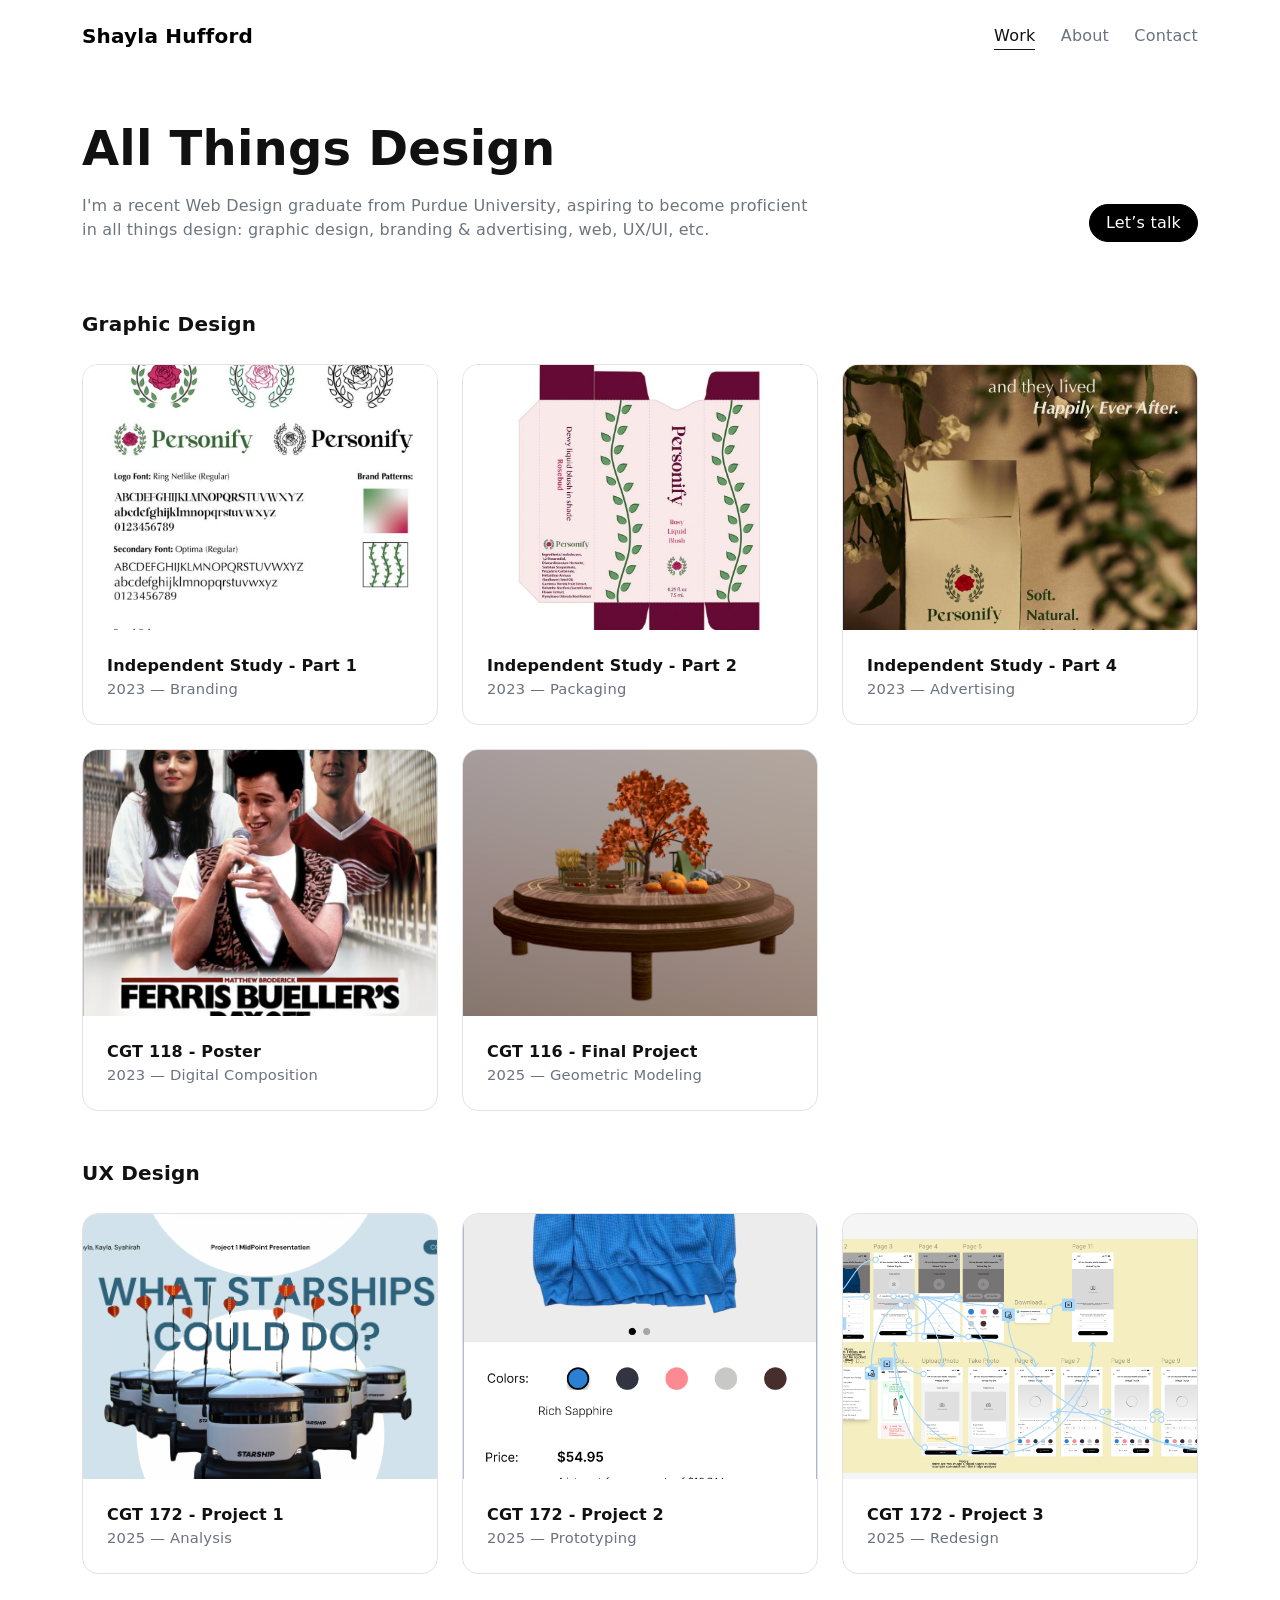
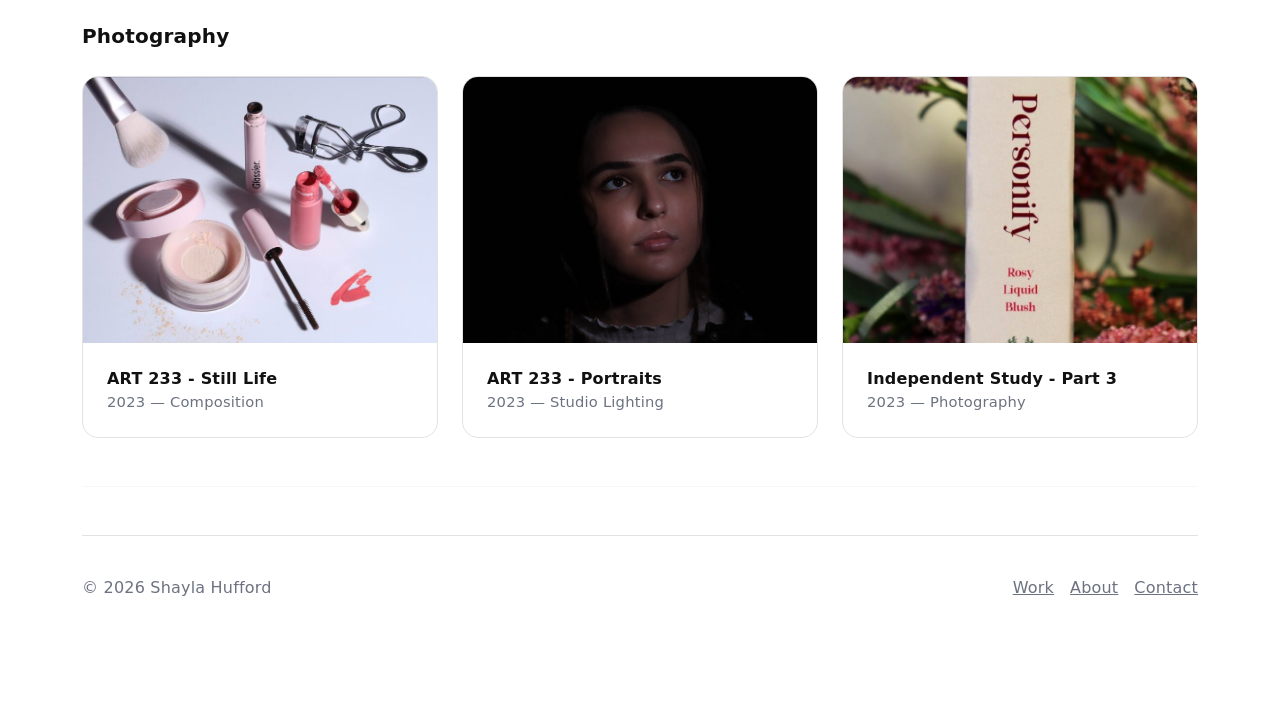
<file: index.html>
<!doctype html>
<html lang="en">
<head>
  <meta charset="utf-8" />
  <meta name="viewport" content="width=device-width, initial-scale=1" />
  <title>Shayla Hufford | Work</title>

  <link href="https://cdn.jsdelivr.net/npm/bootstrap@5.3.3/dist/css/bootstrap.min.css" rel="stylesheet">
  <link rel="stylesheet" href="custom.css">
</head>

<body>
  <!-- NAV -->
  <nav class="navbar navbar-expand-lg nav-min sticky-top">
    <div class="container py-2">
      <a class="navbar-brand fw-semibold" href="index.html">Shayla Hufford</a>
      <div class="ms-auto">
        <a class="nav-link-min" href="index.html" aria-current="page">Work</a>
        <a class="nav-link-min" href="about.html" >About</a>
        <a class="nav-link-min" href="contact.html">Contact</a>
      </div>
    </div>
  </nav>

  <main class="section">
    <div class="container">
      <!-- Top intro (minimal) -->
      <div class="row g-4 align-items-end mb-4" style="margin-bottom: 70px !important;">
        <div class="col-lg-8" style="margin-top: 0px !important;">
          <h1 class="display-5 fw-semibold mb-3">All Things Design</h1>
          <p class="text-secondary mb-0">
            I'm a recent Web Design graduate from Purdue University, aspiring to become proficient in all things design: graphic design, branding & advertising, web, UX/UI, etc.
          </p>
        </div>
        <div class="col-lg-4 text-lg-end">
          <a class="btn btn-outline-dark-mine rounded-pill px-3" href="contact.html">Let’s talk</a>
        </div>
      </div>

      <!-- GRID -->
      <!-- GRAPHIC DESIGN -->
      <div class="row g-4" id="branding">
        <div class="col-12">
          <h2 class="h5 fw-semibold mb-1">Graphic Design</h2>
        </div>

        <div class="col-md-6 col-lg-4">
          <a class="text-decoration-none" href="graphic-design-1.html">
            <article class="card-min h-100">
              <img src="assets/brandidentitysheet.jpg" alt="Project cover">
              <div class="p-3 p-lg-4">
                <div class="fw-semibold">Independent Study - Part 1</div>
                <div class="meta">2023 — Branding</div>
              </div>
            </article>
          </a>
        </div>

        <div class="col-md-6 col-lg-4">
          <a class="text-decoration-none" href="graphic-design-2.html">
            <article class="card-min h-100">
              <img src="assets/box1.jpg" alt="Project cover">
              <div class="p-3 p-lg-4">
                <div class="fw-semibold">Independent Study - Part 2</div>
                <div class="meta">2023 — Packaging</div>
              </div>
            </article>
          </a>
        </div>

        <div class="col-md-6 col-lg-4">
          <a class="text-decoration-none" href="graphic-design-4.html">
            <article class="card-min h-100">
              <img src="assets/advertisement1.jpg" alt="Project cover">
              <div class="p-3 p-lg-4">
                <div class="fw-semibold">Independent Study - Part 4</div>
                <div class="meta">2023 — Advertising</div>
              </div>
            </article>
          </a>
        </div>

        <div class="col-md-6 col-lg-4">
          <a class="text-decoration-none" href="graphic-design-3.html">
            <article class="card-min h-100">
              <img src="assets/ferris-bueller.jpg" alt="Project cover">
              <div class="p-3 p-lg-4">
                <div class="fw-semibold">CGT 118 - Poster</div>
                <div class="meta">2023 — Digital Composition</div>
              </div>
            </article>
          </a>
        </div>

        <div class="col-md-6 col-lg-4">
          <a class="text-decoration-none" href="graphic-design-5.html">
            <article class="card-min h-100">
              <img src="assets/geo1.jpg" alt="Project cover">
              <div class="p-3 p-lg-4">
                <div class="fw-semibold">CGT 116 - Final Project</div>
                <div class="meta">2025 — Geometric Modeling</div>
              </div>
            </article>
          </a>
        </div>
      </div>

      <!-- UX DESIGN -->
      <div class="row g-4" id="branding">
        <div class="col-12">
          <h2 class="h5 fw-semibold mb-1" style="margin-top: 50px">UX Design</h2>
        </div>

        <div class="col-md-6 col-lg-4">
          <a class="text-decoration-none" href="project-ux-1.html">
            <article class="card-min h-100">
              <img src="assets/projone.jpg" alt="Project cover">
              <div class="p-3 p-lg-4">
                <div class="fw-semibold">CGT 172 - Project 1</div>
                <div class="meta">2025 — Analysis</div>
              </div>
            </article>
          </a>
        </div>

        <div class="col-md-6 col-lg-4">
          <a class="text-decoration-none" href="project-ux-2.html">
            <article class="card-min h-100">
              <img src="assets/p2-1.jpg" alt="Project cover">
              <div class="p-3 p-lg-4">
                <div class="fw-semibold">CGT 172 - Project 2</div>
                <div class="meta">2025 — Prototyping</div>
              </div>
            </article>
          </a>
        </div>

        <div class="col-md-6 col-lg-4">
          <a class="text-decoration-none" href="project-ux-3.html">
            <article class="card-min h-100">
              <img src="assets/finalprojss.jpg" alt="Project cover">
              <div class="p-3 p-lg-4">
                <div class="fw-semibold">CGT 172 - Project 3</div>
                <div class="meta">2025 — Redesign</div>
              </div>
            </article>
          </a>
        </div>
      </div>

      <!-- PHOTOGRAPHY -->
      <div class="row g-4" id="branding">
        <div class="col-12">
          <h2 class="h5 fw-semibold mb-1" style="margin-top: 50px">Photography</h2>
        </div>

        <div class="col-md-6 col-lg-4">
          <a class="text-decoration-none" href="photography-1.html">
            <article class="card-min h-100">
              <img src="assets/makeup.jpg" alt="Project cover">
              <div class="p-3 p-lg-4">
                <div class="fw-semibold">ART 233 - Still Life</div>
                <div class="meta">2023 — Composition</div>
              </div>
            </article>
          </a>
        </div>

        <div class="col-md-6 col-lg-4">
          <a class="text-decoration-none" href="photography-2.html">
            <article class="card-min h-100">
              <img src="assets/Snoot.jpg" alt="Project cover">
              <div class="p-3 p-lg-4">
                <div class="fw-semibold">ART 233 - Portraits</div>
                <div class="meta">2023 — Studio Lighting</div>
              </div>
            </article>
          </a>
        </div>

        <div class="col-md-6 col-lg-4">
          <a class="text-decoration-none" href="photography-3.html">
            <article class="card-min h-100">
              <img src="assets/packagephoto1.jpg" alt="Project cover">
              <div class="p-3 p-lg-4">
                <div class="fw-semibold">Independent Study - Part 3</div>
                <div class="meta">2023 — Photography</div>
              </div>
            </article>
          </a>
        </div>
      </div>
      
      <hr class="my-5" style="border-color: var(--border);" />

      <footer class="footer-min mt-5">
        <div class="d-flex flex-wrap justify-content-between gap-2">
          <div>© <span id="year"></span> Shayla Hufford</div>
          <div class="d-flex gap-3">
            <a href="index.html">Work</a>
            <a href="about.html">About</a>
            <a href="contact.html">Contact</a>
          </div>
        </div>
      </footer>
    </div>
  </main>

  <script>document.getElementById("year").textContent = new Date().getFullYear();</script>
  <script src="https://cdn.jsdelivr.net/npm/bootstrap@5.3.3/dist/js/bootstrap.bundle.min.js"></script>
</body>
</html>
</file>
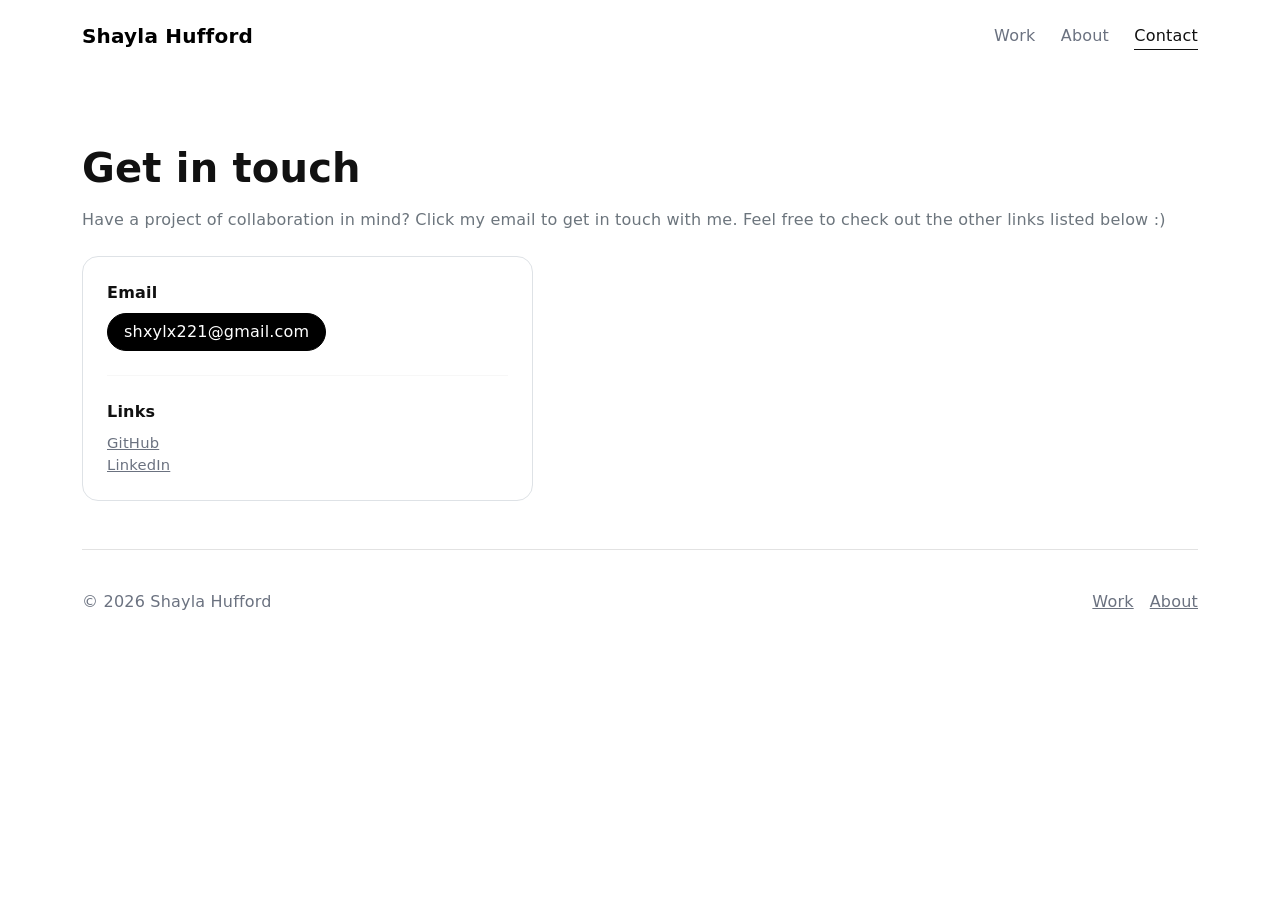
<file: contact.html>
<!doctype html>
<html lang="en">
<head>
  <meta charset="utf-8" />
  <meta name="viewport" content="width=device-width, initial-scale=1" />
  <title>Contact | Shayla Hufford</title>

  <link href="https://cdn.jsdelivr.net/npm/bootstrap@5.3.3/dist/css/bootstrap.min.css" rel="stylesheet">
  <link rel="stylesheet" href="custom.css">
</head>

<body>
  <nav class="navbar navbar-expand-lg nav-min sticky-top">
    <div class="container py-2">
      <a class="navbar-brand fw-semibold" href="index.html">Shayla Hufford</a>
      <div class="ms-auto">
        <a class="nav-link-min" href="index.html">Work</a>
        <a class="nav-link-min" href="about.html">About</a>
        <a class="nav-link-min" href="contact.html" aria-current="page">Contact</a>
      </div>
    </div>
  </nav>

  <main class="section">
    <div class="container">
      <h1 class="display-6 fw-semibold mb-3">Get in touch</h1>
      <p class="text-secondary mb-4">
        Have a project of collaboration in mind? Click my email to get in touch with me. Feel free to check out the other links listed below :)
      </p>

      <div class="row g-4">
        <div class="col-lg-5">
          <div class="p-4 border rounded-4">
            <div class="fw-semibold mb-2">Email</div>
            <a class="btn btn-outline-dark-mine rounded-pill px-3" href="mailto:you@email.com">shxylx221@gmail.com</a>

            <hr class="my-4" style="border-color: var(--border);" />

            <div class="fw-semibold mb-2">Links</div>
            <div class="meta"><a href="https://github.com/shayla-huff" target="_blank" rel="noreferrer">GitHub</a></div>
            <div class="meta"><a href="https://www.linkedin.com/in/shaylahufford/" target="_blank" rel="noreferrer">LinkedIn</a></div>
          </div>
        </div>

      </div>

      <footer class="footer-min mt-5">
        <div class="d-flex flex-wrap justify-content-between gap-2">
          <div>© <span id="year"></span> Shayla Hufford</div>
          <div class="d-flex gap-3">
            <a href="index.html">Work</a>
            <a href="about.html">About</a>
          </div>
        </div>
      </footer>
    </div>
  </main>

  <script>document.getElementById("year").textContent = new Date().getFullYear();</script>
  <script src="https://cdn.jsdelivr.net/npm/bootstrap@5.3.3/dist/js/bootstrap.bundle.min.js"></script>
</body>
</html>
</file>
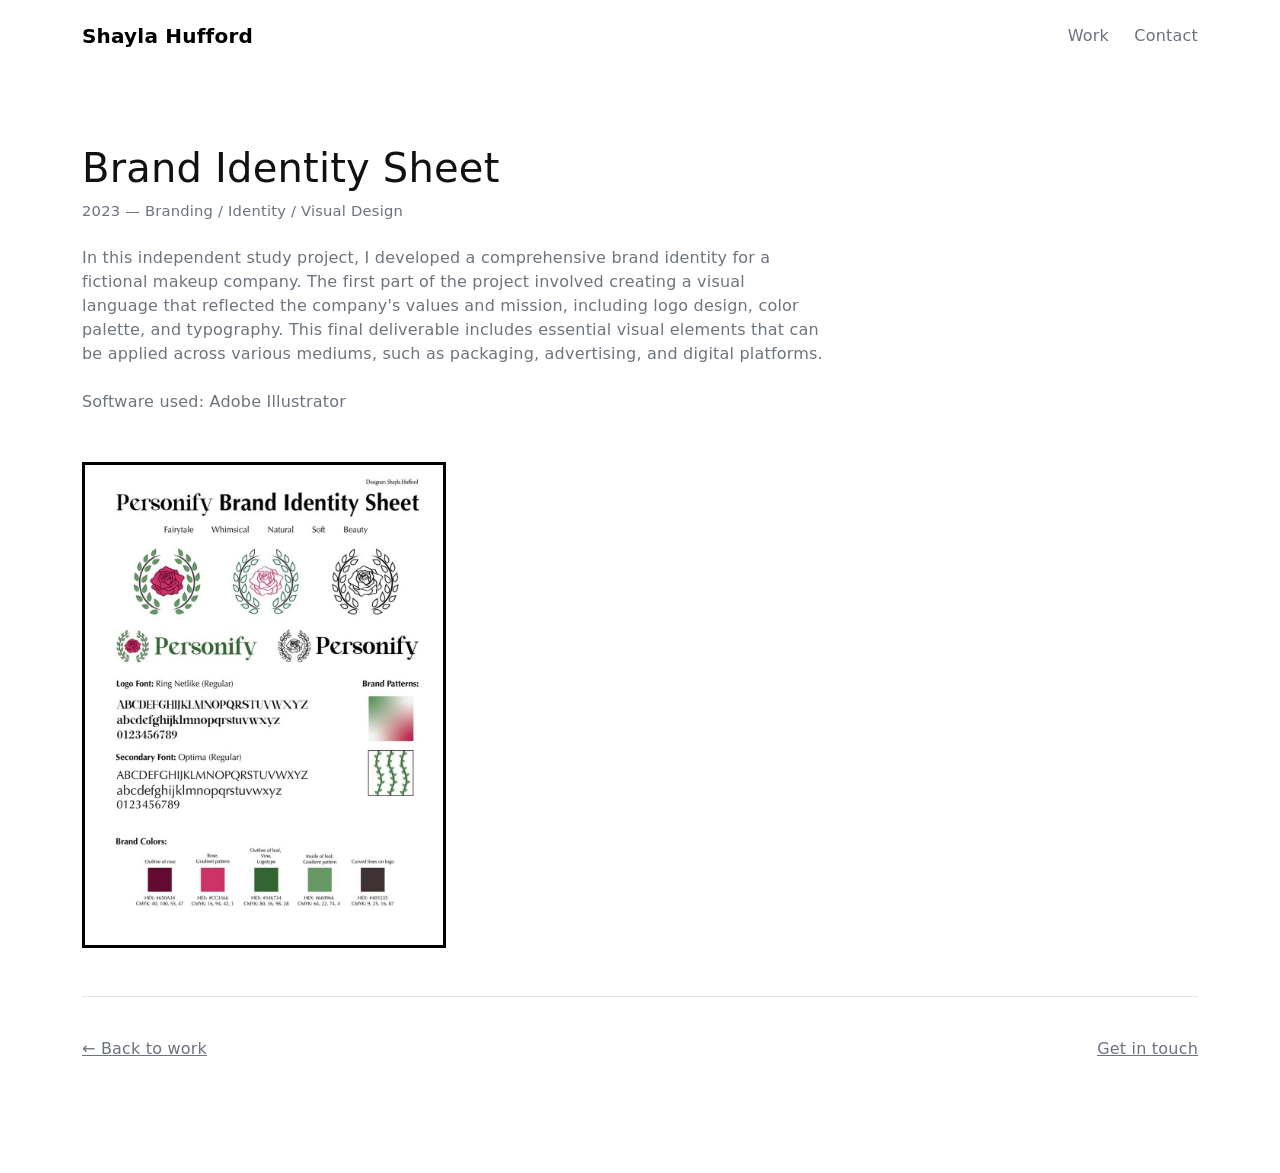
<file: graphic-design-1.html>
<!doctype html>
<html lang="en">
<head>
  <meta charset="utf-8" />
  <meta name="viewport" content="width=device-width, initial-scale=1" />
  <title>Project 1 | Shayla Hufford</title>

  <link href="https://cdn.jsdelivr.net/npm/bootstrap@5.3.3/dist/css/bootstrap.min.css" rel="stylesheet">
  <link rel="stylesheet" href="custom.css">
</head>

<body>
  <nav class="navbar navbar-expand-lg nav-min sticky-top">
    <div class="container py-2">
      <a class="navbar-brand fw-semibold" href="index.html">Shayla Hufford</a>
      <div class="ms-auto">
        <a class="nav-link-min" href="index.html">Work</a>
        <a class="nav-link-min" href="contact.html">Contact</a>
      </div>
    </div>
  </nav>

  <main class="section">
    <div class="container">
        <div class="col-lg-8">
          <h1 class="h1-min display-6 mb-2">Brand Identity Sheet</h1>
          <div class="meta mb-4">2023 — Branding / Identity / Visual Design</div>

          <p class="text-secondary mb-4">
            In this independent study project, I developed a comprehensive brand identity for a fictional makeup company. The first part of the project involved creating a visual language that reflected the company's values and mission, including logo design, color palette, and typography. This final deliverable includes essential visual elements that can be applied across various mediums, such as packaging, advertising, and digital platforms.
            <br><br>
            Software used: Adobe Illustrator
            <br><br>
          </p>

          <div class="gallery row g-3">
            <div class="col-md-6">
              <img src="assets/brandidentitysheet.jpg" class="img-fluid" alt="Project image 2">
            </div>
          </div>
        </div>

      <div class="footer-min mt-5">
        <div class="d-flex flex-wrap justify-content-between gap-2">
          <a href="index.html">← Back to work</a>
          <a href="contact.html">Get in touch</a>
        </div>
      </div>
    </div>
  </main>

  <script src="https://cdn.jsdelivr.net/npm/bootstrap@5.3.3/dist/js/bootstrap.bundle.min.js"></script>
</body>
</html>
</file>
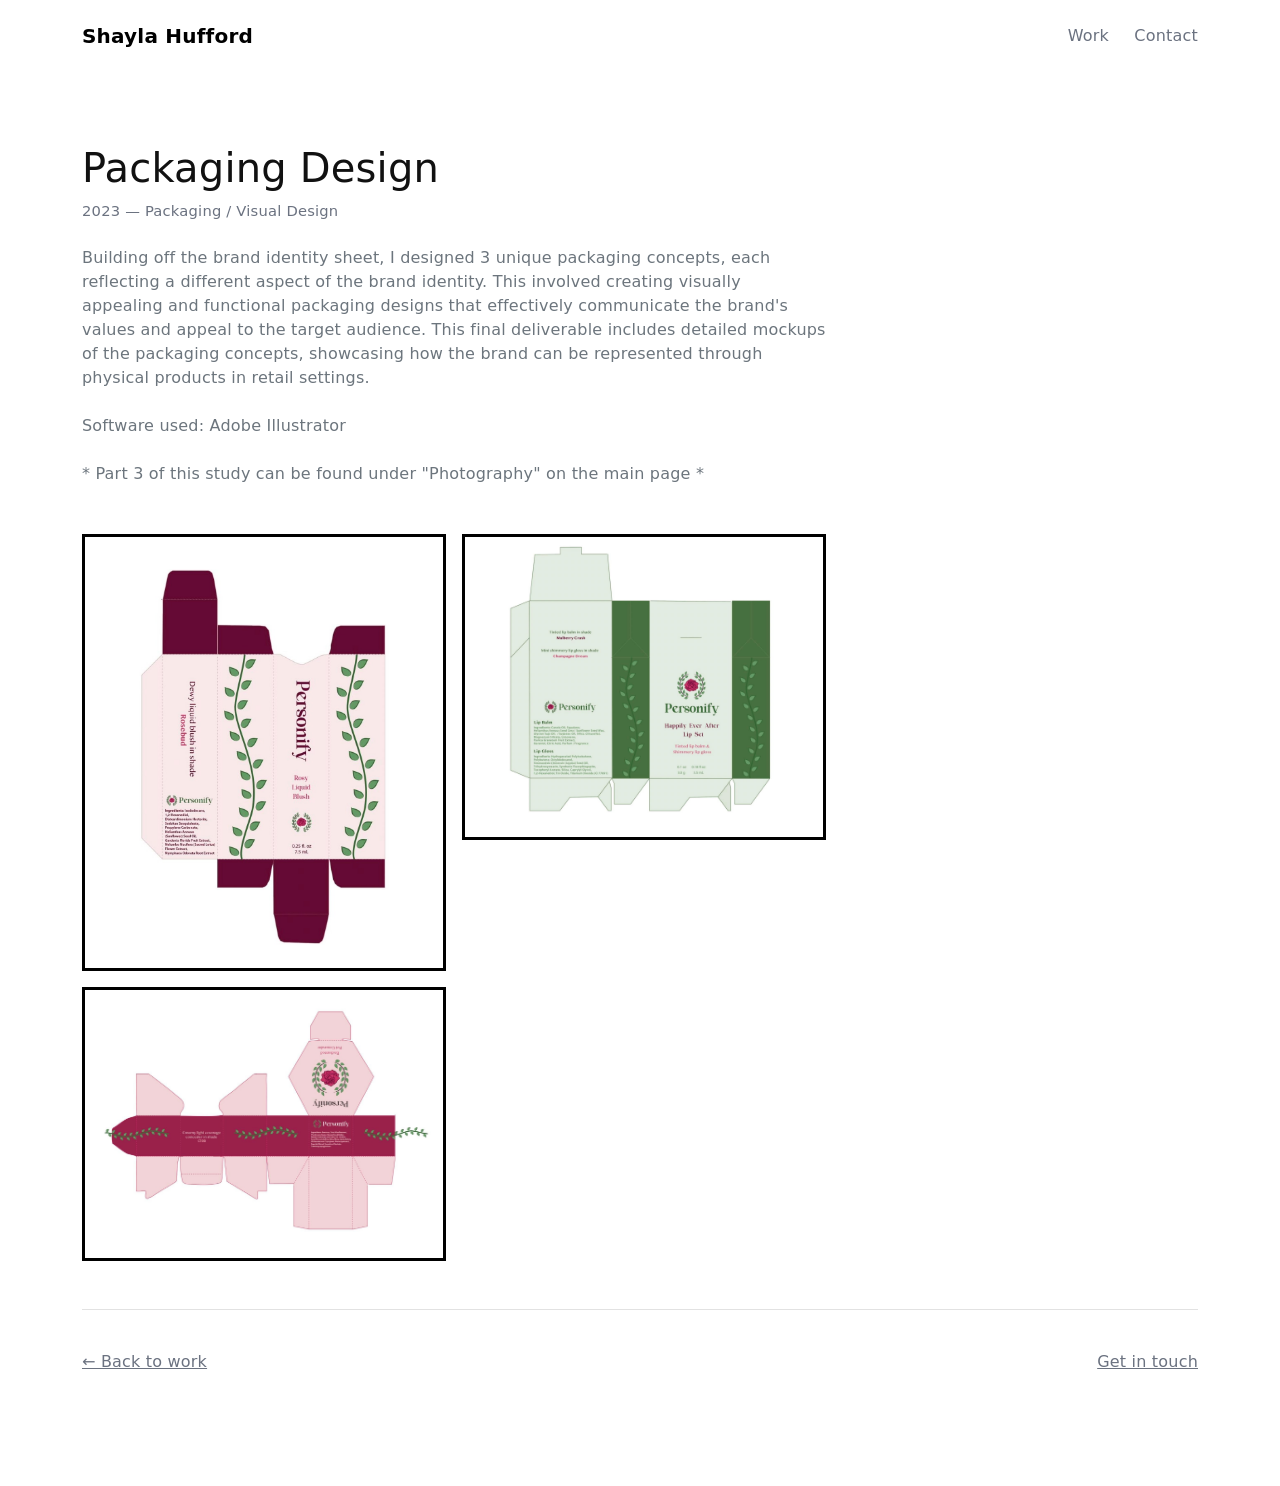
<file: graphic-design-2.html>
<!doctype html>
<html lang="en">
<head>
  <meta charset="utf-8" />
  <meta name="viewport" content="width=device-width, initial-scale=1" />
  <title>Project 1 | Shayla Hufford</title>

  <link href="https://cdn.jsdelivr.net/npm/bootstrap@5.3.3/dist/css/bootstrap.min.css" rel="stylesheet">
  <link rel="stylesheet" href="custom.css">
</head>

<body>
  <nav class="navbar navbar-expand-lg nav-min sticky-top">
    <div class="container py-2">
      <a class="navbar-brand fw-semibold" href="index.html">Shayla Hufford</a>
      <div class="ms-auto">
        <a class="nav-link-min" href="index.html">Work</a>
        <a class="nav-link-min" href="contact.html">Contact</a>
      </div>
    </div>
  </nav>

  <main class="section">
    <div class="container">
        <div class="col-lg-8">
          <h1 class="h1-min display-6 mb-2">Packaging Design</h1>
          <div class="meta mb-4">2023 — Packaging / Visual Design</div>

          <p class="text-secondary mb-4">
            Building off the brand identity sheet, I designed 3 unique packaging concepts, each reflecting a different aspect of the brand identity. This involved creating visually appealing and functional packaging designs that effectively communicate the brand's values and appeal to the target audience. This final deliverable includes detailed mockups of the packaging concepts, showcasing how the brand can be represented through physical products in retail settings.
            <br><br>
            Software used: Adobe Illustrator
            <br><br>
            * Part 3 of this study can be found under "Photography" on the main page *
            <br><br>
          </p>

          <div class="gallery row g-3">
            <div class="col-md-6">
              <img src="assets/box1.jpg" class="img-fluid" alt="Project image 2">
            </div>
            <div class="col-md-6">
              <img src="assets/box2.jpg" class="img-fluid" alt="Project image 2">
            </div>
            <div class="col-md-6">
              <img src="assets/box3.jpg" class="img-fluid" alt="Project image 2">
            </div>
          </div>
        </div>

      <div class="footer-min mt-5">
        <div class="d-flex flex-wrap justify-content-between gap-2">
          <a href="index.html">← Back to work</a>
          <a href="contact.html">Get in touch</a>
        </div>
      </div>
    </div>
  </main>

  <script src="https://cdn.jsdelivr.net/npm/bootstrap@5.3.3/dist/js/bootstrap.bundle.min.js"></script>
</body>
</html>
</file>
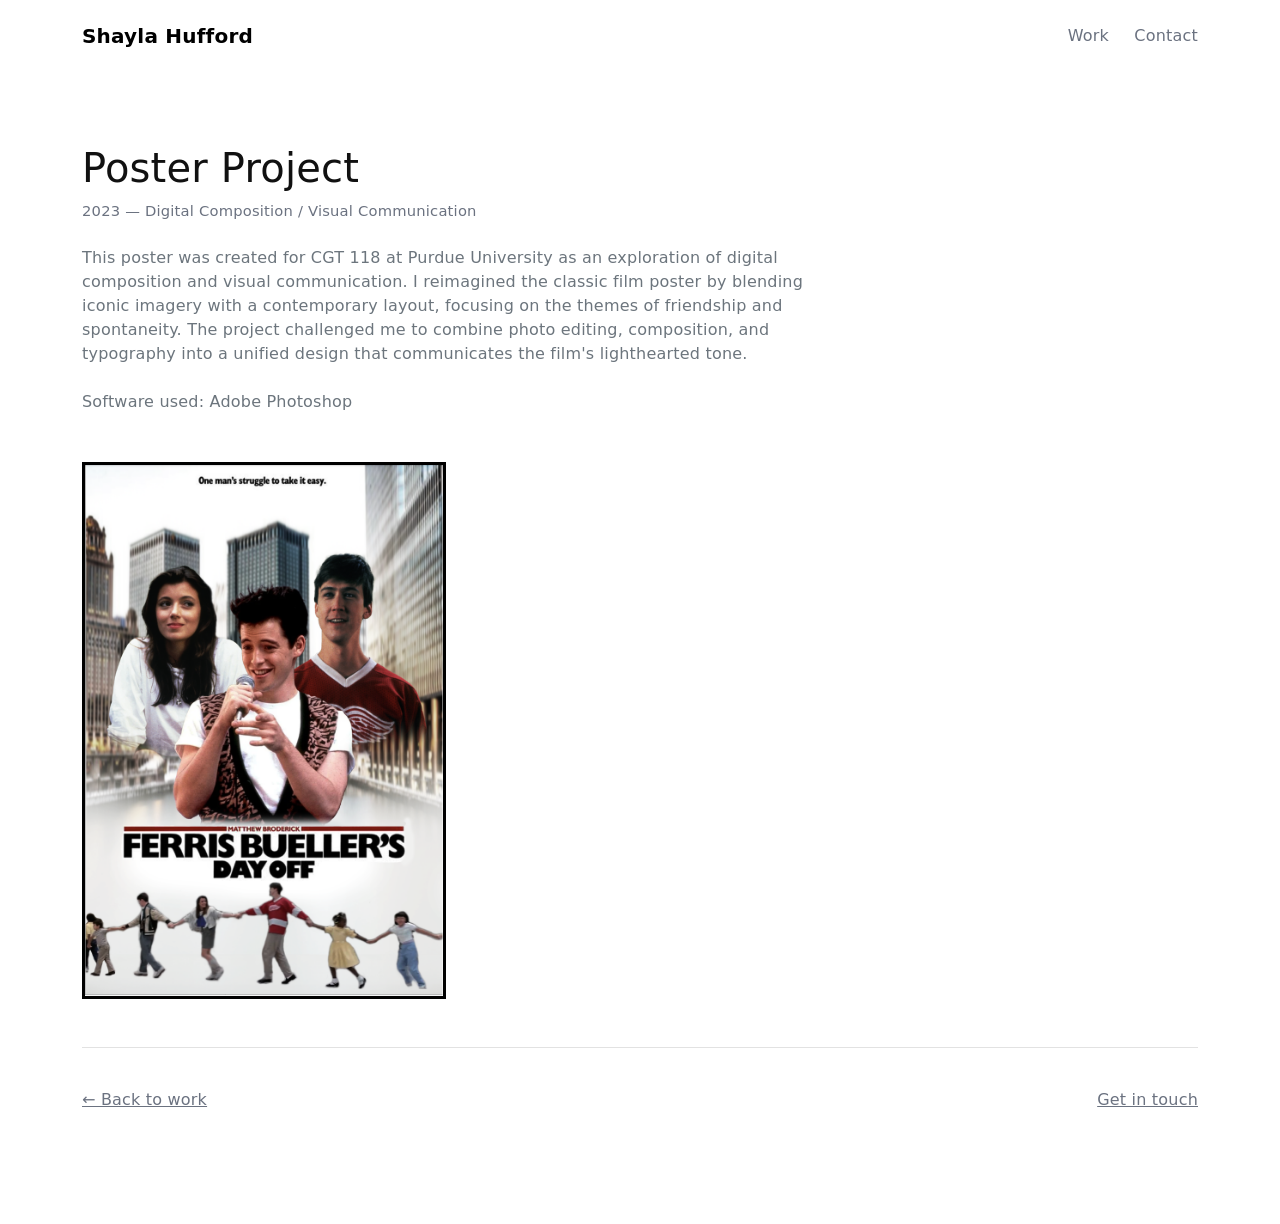
<file: graphic-design-3.html>
<!doctype html>
<html lang="en">
<head>
  <meta charset="utf-8" />
  <meta name="viewport" content="width=device-width, initial-scale=1" />
  <title>Project 1 | Shayla Hufford</title>

  <link href="https://cdn.jsdelivr.net/npm/bootstrap@5.3.3/dist/css/bootstrap.min.css" rel="stylesheet">
  <link rel="stylesheet" href="custom.css">
</head>

<body>
  <nav class="navbar navbar-expand-lg nav-min sticky-top">
    <div class="container py-2">
      <a class="navbar-brand fw-semibold" href="index.html">Shayla Hufford</a>
      <div class="ms-auto">
        <a class="nav-link-min" href="index.html">Work</a>
        <a class="nav-link-min" href="contact.html">Contact</a>
      </div>
    </div>
  </nav>

  <main class="section">
    <div class="container">
        <div class="col-lg-8">
          <h1 class="h1-min display-6 mb-2">Poster Project</h1>
          <div class="meta mb-4">2023 — Digital Composition / Visual Communication</div>

          <p class="text-secondary mb-4">
            This poster was created for CGT 118 at Purdue University as an exploration of digital composition and visual communication. I reimagined the classic film poster by blending iconic imagery with a contemporary layout, focusing on the themes of friendship and spontaneity. The project challenged me to combine photo editing, composition, and typography into a unified design that communicates the film's lighthearted tone.
            <br><br>
            Software used: Adobe Photoshop
            <br><br>
          </p>

          <div class="gallery row g-3">
            <div class="col-md-6">
              <img src="assets/ferris-bueller.jpg" class="img-fluid" alt="Project image 2">
            </div>
          </div>
        </div>

      <div class="footer-min mt-5">
        <div class="d-flex flex-wrap justify-content-between gap-2">
          <a href="index.html">← Back to work</a>
          <a href="contact.html">Get in touch</a>
        </div>
      </div>
    </div>
  </main>

  <script src="https://cdn.jsdelivr.net/npm/bootstrap@5.3.3/dist/js/bootstrap.bundle.min.js"></script>
</body>
</html>
</file>
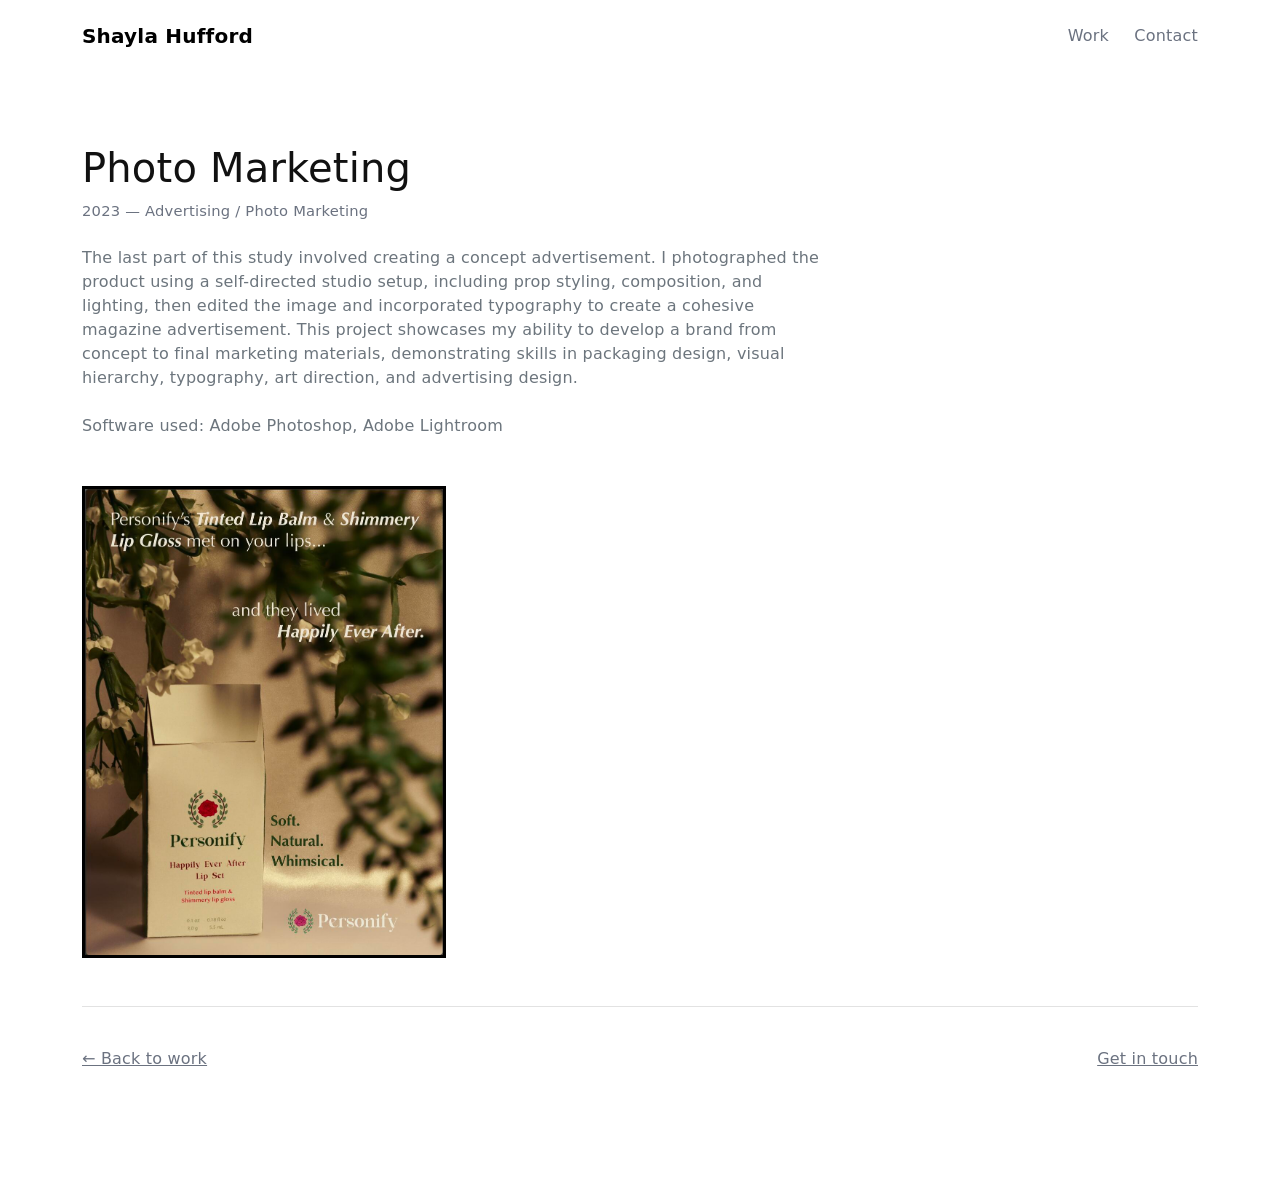
<file: graphic-design-4.html>
<!doctype html>
<html lang="en">
<head>
  <meta charset="utf-8" />
  <meta name="viewport" content="width=device-width, initial-scale=1" />
  <title>Project 1 | Shayla Hufford</title>

  <link href="https://cdn.jsdelivr.net/npm/bootstrap@5.3.3/dist/css/bootstrap.min.css" rel="stylesheet">
  <link rel="stylesheet" href="custom.css">
</head>

<body>
  <nav class="navbar navbar-expand-lg nav-min sticky-top">
    <div class="container py-2">
      <a class="navbar-brand fw-semibold" href="index.html">Shayla Hufford</a>
      <div class="ms-auto">
        <a class="nav-link-min" href="index.html">Work</a>
        <a class="nav-link-min" href="contact.html">Contact</a>
      </div>
    </div>
  </nav>

  <main class="section">
    <div class="container">
        <div class="col-lg-8">
          <h1 class="h1-min display-6 mb-2">Photo Marketing</h1>
          <div class="meta mb-4">2023 — Advertising / Photo Marketing</div>

          <p class="text-secondary mb-4">
            The last part of this study involved creating a concept advertisement. I photographed the product using a self-directed studio setup, including prop styling, composition, and lighting, then edited the image and incorporated typography to create a cohesive magazine advertisement. This project showcases my ability to develop a brand from concept to final marketing materials, demonstrating skills in packaging design, visual hierarchy, typography, art direction, and advertising design.
            <br><br>
            Software used: Adobe Photoshop, Adobe Lightroom
            <br><br>
          </p>

          <div class="gallery row g-3">
            <div class="col-md-6">
              <img src="assets/advertisement1.jpg" class="img-fluid" alt="Project image 2">
            </div>
          </div>
        </div>

      <div class="footer-min mt-5">
        <div class="d-flex flex-wrap justify-content-between gap-2">
          <a href="index.html">← Back to work</a>
          <a href="contact.html">Get in touch</a>
        </div>
      </div>
    </div>
  </main>

  <script src="https://cdn.jsdelivr.net/npm/bootstrap@5.3.3/dist/js/bootstrap.bundle.min.js"></script>
</body>
</html>
</file>
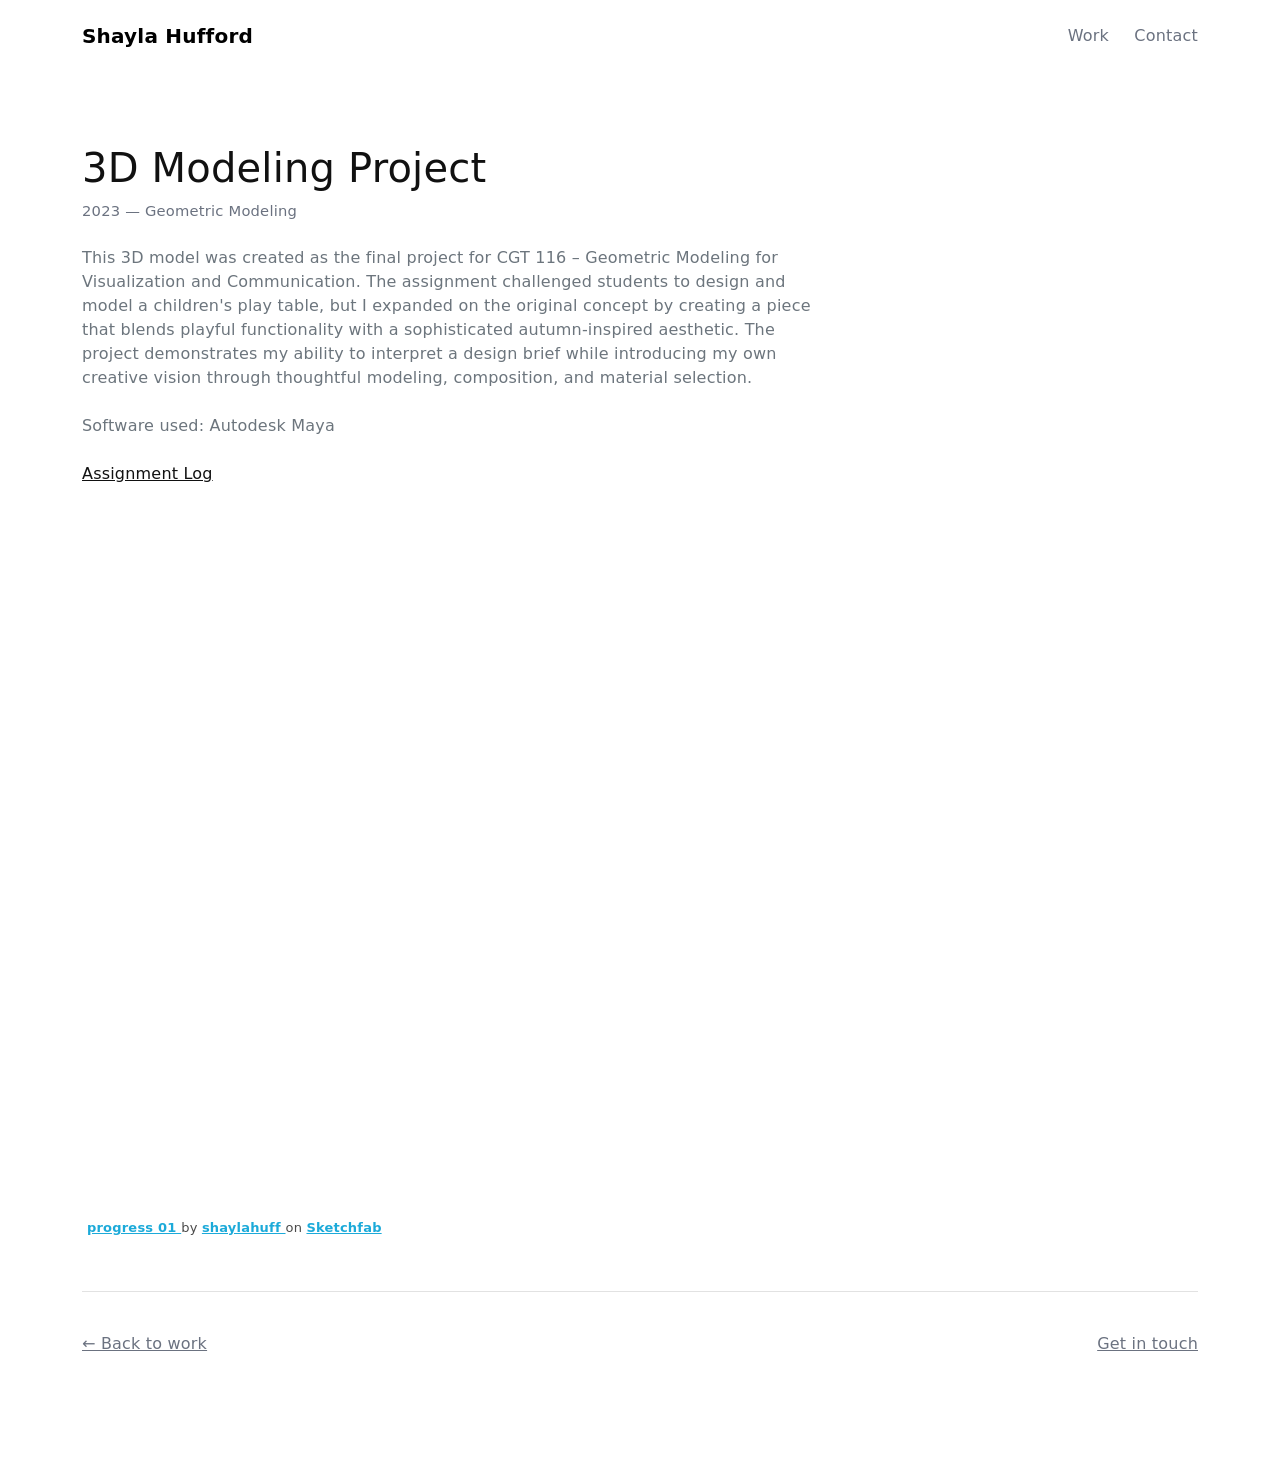
<file: graphic-design-5.html>
<!doctype html>
<html lang="en">
<head>
  <meta charset="utf-8" />
  <meta name="viewport" content="width=device-width, initial-scale=1" />
  <title>Project 1 | Shayla Hufford</title>

  <link href="https://cdn.jsdelivr.net/npm/bootstrap@5.3.3/dist/css/bootstrap.min.css" rel="stylesheet">
  <link rel="stylesheet" href="custom.css">
</head>

<body>
  <nav class="navbar navbar-expand-lg nav-min sticky-top">
    <div class="container py-2">
      <a class="navbar-brand fw-semibold" href="index.html">Shayla Hufford</a>
      <div class="ms-auto">
        <a class="nav-link-min" href="index.html">Work</a>
        <a class="nav-link-min" href="contact.html">Contact</a>
      </div>
    </div>
  </nav>

  <main class="section">
    <div class="container">
        <div class="col-lg-8">
          <h1 class="h1-min display-6 mb-2">3D Modeling Project</h1>
          <div class="meta mb-4">2023 — Geometric Modeling</div>

          <p class="text-secondary mb-4">
            This 3D model was created as the final project for CGT 116 – Geometric Modeling for Visualization and Communication. The assignment challenged students to design and model a children's play table, but I expanded on the original concept by creating a piece that blends playful functionality with a sophisticated autumn-inspired aesthetic. The project demonstrates my ability to interpret a design brief while introducing my own creative vision through thoughtful modeling, composition, and material selection. 
            <br><br>
            Software used: Autodesk Maya
          </p>

          <div class="gallery row g-3">
            <a href="assets/Hufford_Shayla_Process_BookFinal.pdf" target="_blank" rel="noopener">
              Assignment Log
              <br><br>
            </a>
            <div class="sketchfab-embed-wrapper"> <iframe title="progress 01" frameborder="0" allowfullscreen mozallowfullscreen="true" webkitallowfullscreen="true" allow="autoplay; fullscreen; xr-spatial-tracking" xr-spatial-tracking execution-while-out-of-viewport execution-while-not-rendered web-share width="1000" height="680" src="https://sketchfab.com/models/d6b3aff4638942068b4493f2861c2760/embed"> </iframe> <p style="font-size: 13px; font-weight: normal; margin: 5px; color: #4A4A4A;"> <a href="https://sketchfab.com/3d-models/progress-01-d6b3aff4638942068b4493f2861c2760?utm_medium=embed&utm_campaign=share-popup&utm_content=d6b3aff4638942068b4493f2861c2760" target="_blank" rel="nofollow" style="font-weight: bold; color: #1CAAD9;"> progress 01 </a> by <a href="https://sketchfab.com/shaylahuff?utm_medium=embed&utm_campaign=share-popup&utm_content=d6b3aff4638942068b4493f2861c2760" target="_blank" rel="nofollow" style="font-weight: bold; color: #1CAAD9;"> shaylahuff </a> on <a href="https://sketchfab.com?utm_medium=embed&utm_campaign=share-popup&utm_content=d6b3aff4638942068b4493f2861c2760" target="_blank" rel="nofollow" style="font-weight: bold; color: #1CAAD9;">Sketchfab</a></p></div>   
          </div>
        </div>

      <div class="footer-min mt-5">
        <div class="d-flex flex-wrap justify-content-between gap-2">
          <a href="index.html">← Back to work</a>
          <a href="contact.html">Get in touch</a>
        </div>
      </div>
    </div>
  </main>

  <script src="https://cdn.jsdelivr.net/npm/bootstrap@5.3.3/dist/js/bootstrap.bundle.min.js"></script>
</body>
</html>
</file>
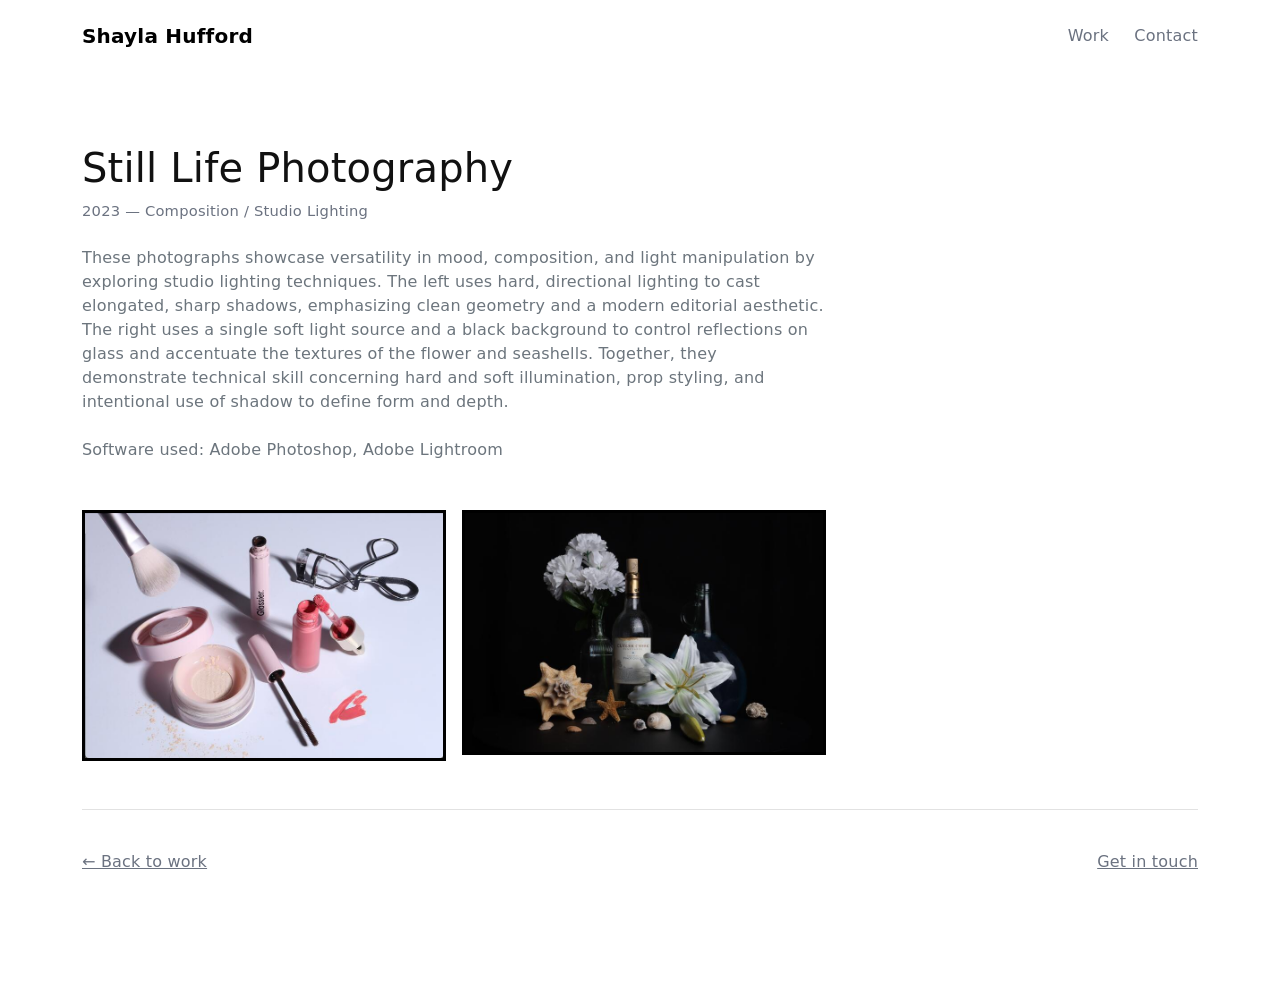
<file: photography-1.html>
<!doctype html>
<html lang="en">
<head>
  <meta charset="utf-8" />
  <meta name="viewport" content="width=device-width, initial-scale=1" />
  <title>Project 1 | Shayla Hufford</title>

  <link href="https://cdn.jsdelivr.net/npm/bootstrap@5.3.3/dist/css/bootstrap.min.css" rel="stylesheet">
  <link rel="stylesheet" href="custom.css">
</head>

<body>
  <nav class="navbar navbar-expand-lg nav-min sticky-top">
    <div class="container py-2">
      <a class="navbar-brand fw-semibold" href="index.html">Shayla Hufford</a>
      <div class="ms-auto">
        <a class="nav-link-min" href="index.html">Work</a>
        <a class="nav-link-min" href="contact.html">Contact</a>
      </div>
    </div>
  </nav>

  <main class="section">
    <div class="container">
        <div class="col-lg-8">
          <h1 class="h1-min display-6 mb-2">Still Life Photography</h1>
          <div class="meta mb-4">2023 — Composition / Studio Lighting</div>

          <p class="text-secondary mb-4">
            These photographs showcase versatility in mood, composition, and light manipulation by exploring studio lighting techniques. The left uses hard, directional lighting to cast elongated, sharp shadows, emphasizing clean geometry and a modern editorial aesthetic. The right uses a single soft light source and a black background to control reflections on glass and accentuate the textures of the flower and seashells. Together, they demonstrate technical skill concerning hard and soft illumination, prop styling, and intentional use of shadow to define form and depth.
            <br><br>
            Software used: Adobe Photoshop, Adobe Lightroom
            <br><br>
          </p>

          <div class="gallery row g-3">
            <div class="col-md-6">
              <img src="assets/makeup.jpg" class="img-fluid" alt="Project image 2">
            </div>
            <div class="col-md-6">
              <img src="assets/stilllife.jpg" class="img-fluid" alt="Project image 2">
            </div>
          </div>
        </div>

      <div class="footer-min mt-5">
        <div class="d-flex flex-wrap justify-content-between gap-2">
          <a href="index.html">← Back to work</a>
          <a href="contact.html">Get in touch</a>
        </div>
      </div>
    </div>
  </main>

  <script src="https://cdn.jsdelivr.net/npm/bootstrap@5.3.3/dist/js/bootstrap.bundle.min.js"></script>
</body>
</html>
</file>
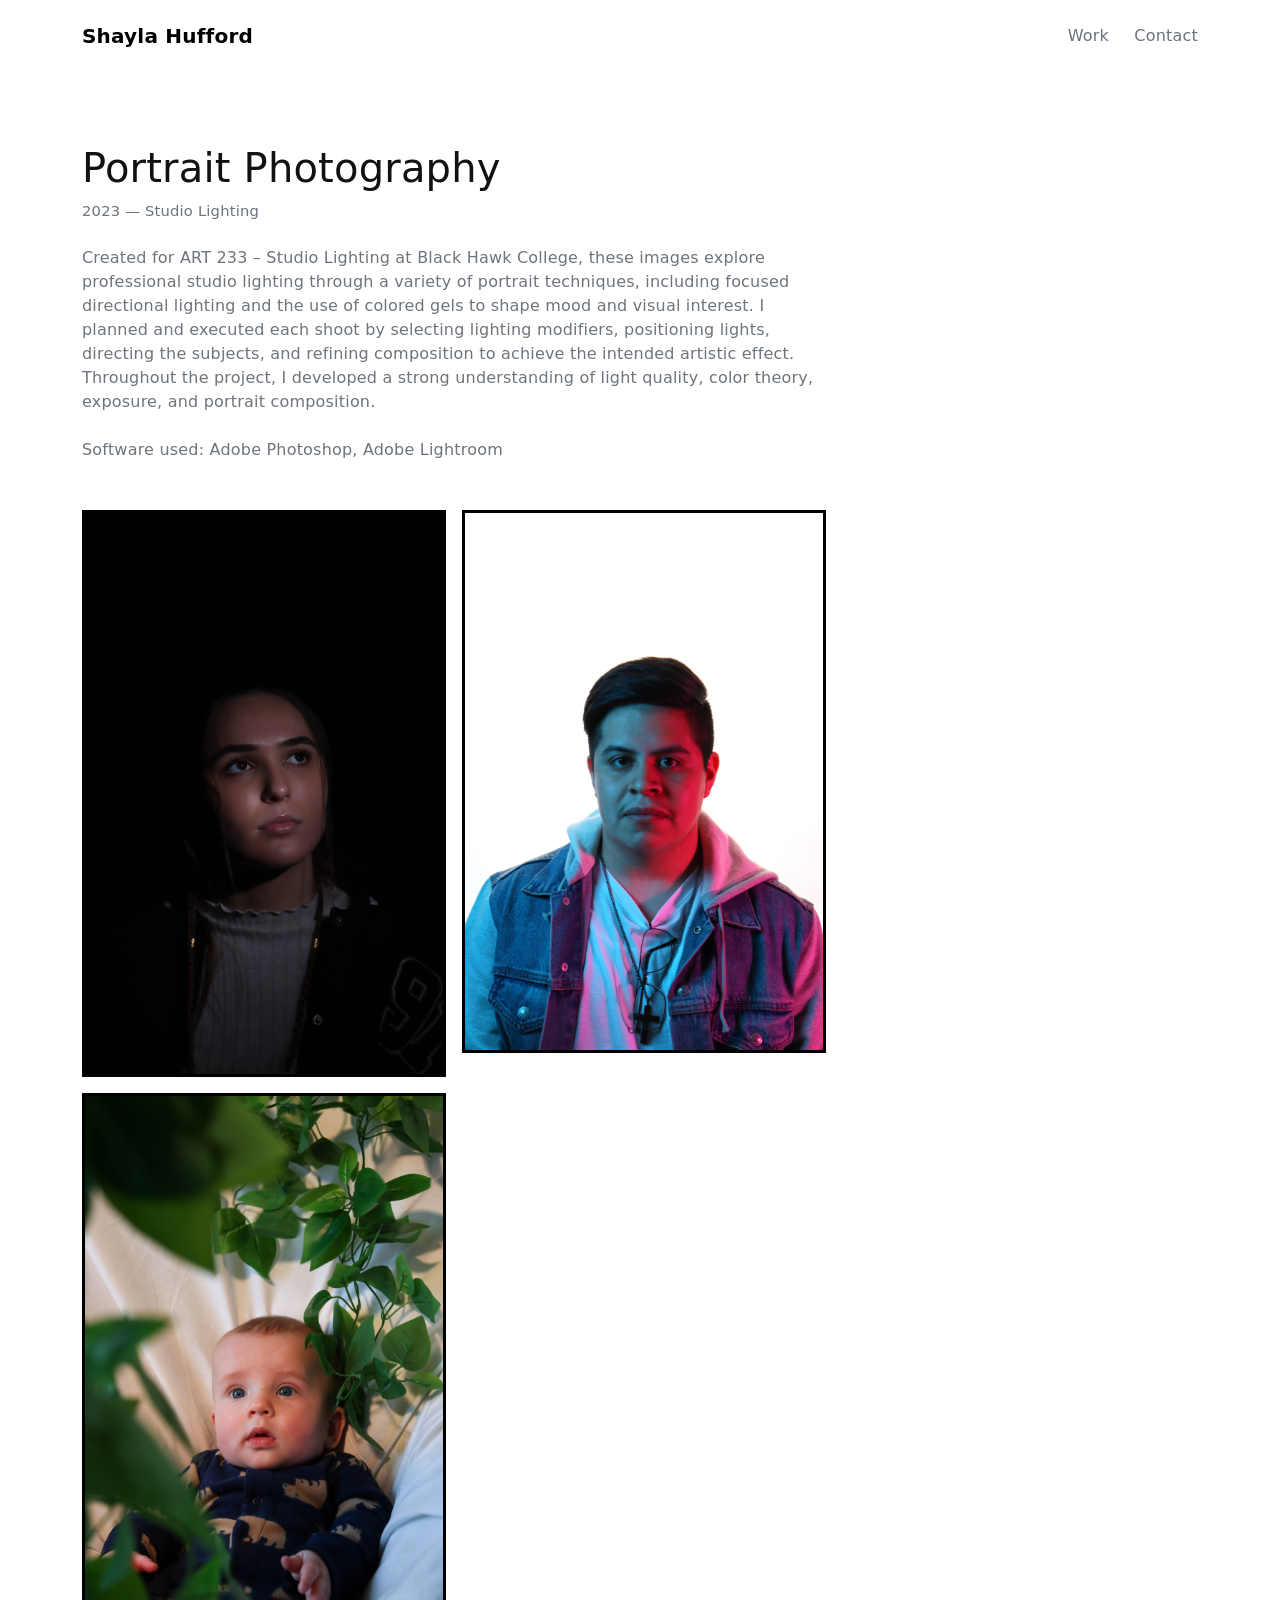
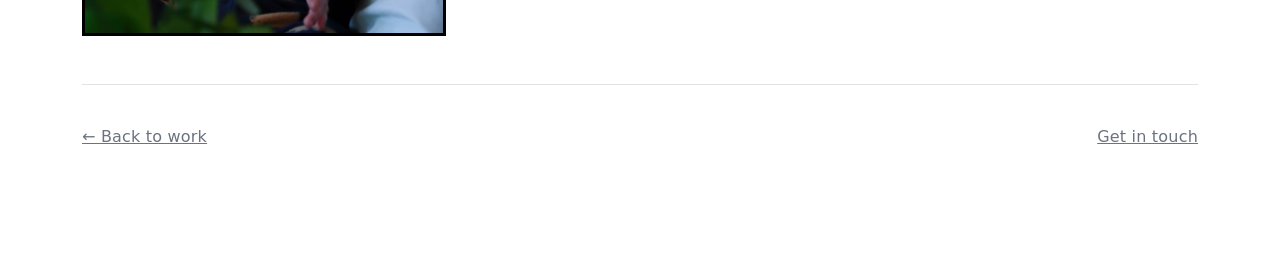
<file: photography-2.html>
<!doctype html>
<html lang="en">
<head>
  <meta charset="utf-8" />
  <meta name="viewport" content="width=device-width, initial-scale=1" />
  <title>Project 1 | Shayla Hufford</title>

  <link href="https://cdn.jsdelivr.net/npm/bootstrap@5.3.3/dist/css/bootstrap.min.css" rel="stylesheet">
  <link rel="stylesheet" href="custom.css">
</head>

<body>
  <nav class="navbar navbar-expand-lg nav-min sticky-top">
    <div class="container py-2">
      <a class="navbar-brand fw-semibold" href="index.html">Shayla Hufford</a>
      <div class="ms-auto">
        <a class="nav-link-min" href="index.html">Work</a>
        <a class="nav-link-min" href="contact.html">Contact</a>
      </div>
    </div>
  </nav>

  <main class="section">
    <div class="container">
        <div class="col-lg-8">
          <h1 class="h1-min display-6 mb-2">Portrait Photography</h1>
          <div class="meta mb-4">2023 — Studio Lighting</div>

          <p class="text-secondary mb-4">
            Created for ART 233 – Studio Lighting at Black Hawk College, these images explore professional studio lighting through a variety of portrait techniques, including focused directional lighting and the use of colored gels to shape mood and visual interest. I planned and executed each shoot by selecting lighting modifiers, positioning lights, directing the subjects, and refining composition to achieve the intended artistic effect. Throughout the project, I developed a strong understanding of light quality, color theory, exposure, and portrait composition.  
            <br><br>
            Software used: Adobe Photoshop, Adobe Lightroom
            <br><br>
          </p>

          <div class="gallery row g-3">
            <div class="col-md-6">
              <img src="assets/Snoot.jpg" class="img-fluid" alt="Project image 2">
            </div>
            <div class="col-md-6">
              <img src="assets/ColorGel.jpg" class="img-fluid" alt="Project image 2">
            </div>
            <div class="col-md-6">
              <img src="assets/Conceptual.jpg" class="img-fluid" alt="Project image 2">
            </div>
          </div>
        </div>

      <div class="footer-min mt-5">
        <div class="d-flex flex-wrap justify-content-between gap-2">
          <a href="index.html">← Back to work</a>
          <a href="contact.html">Get in touch</a>
        </div>
      </div>
    </div>
  </main>

  <script src="https://cdn.jsdelivr.net/npm/bootstrap@5.3.3/dist/js/bootstrap.bundle.min.js"></script>
</body>
</html>
</file>
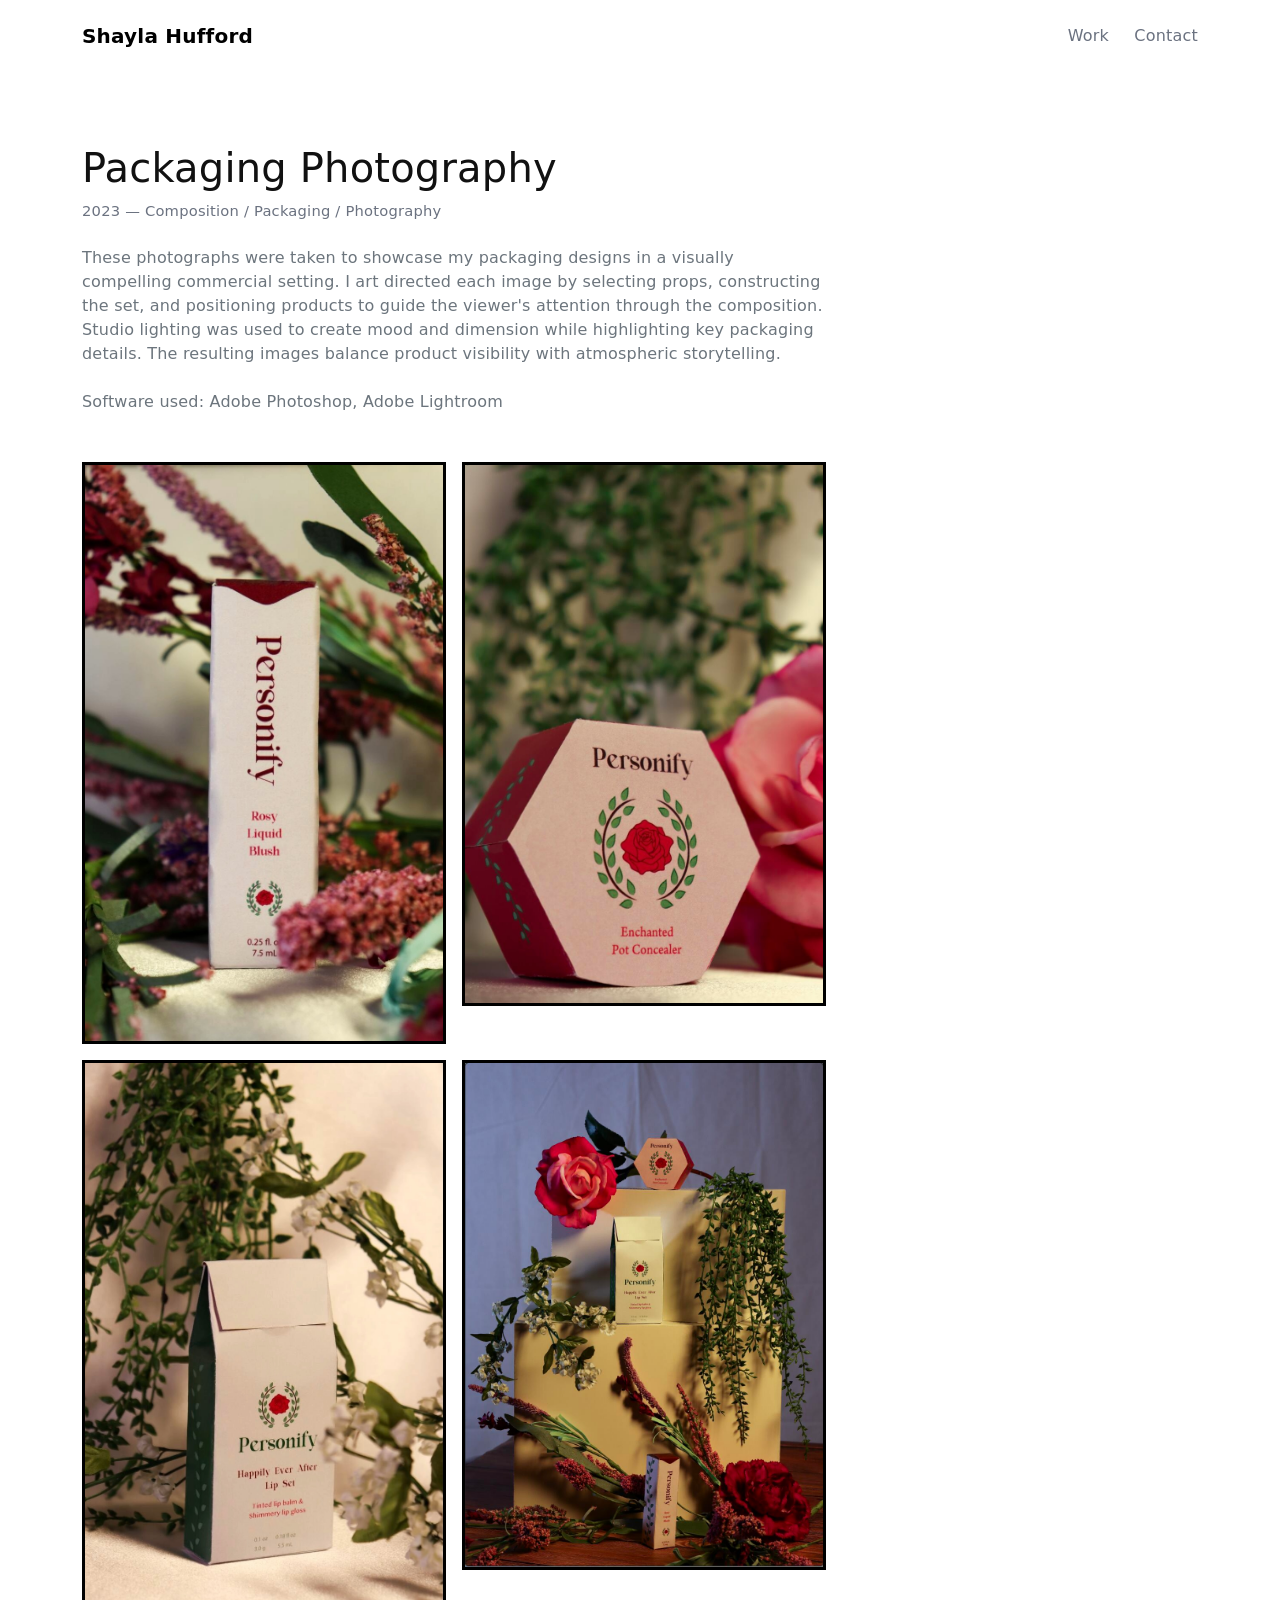
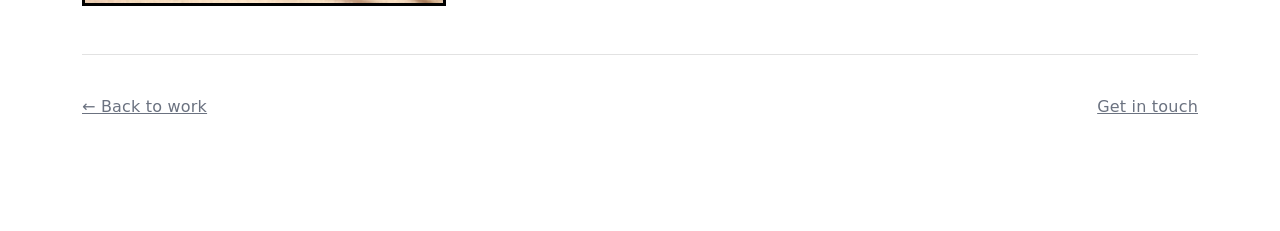
<file: photography-3.html>
<!doctype html>
<html lang="en">
<head>
  <meta charset="utf-8" />
  <meta name="viewport" content="width=device-width, initial-scale=1" />
  <title>Project 1 | Shayla Hufford</title>

  <link href="https://cdn.jsdelivr.net/npm/bootstrap@5.3.3/dist/css/bootstrap.min.css" rel="stylesheet">
  <link rel="stylesheet" href="custom.css">
</head>

<body>
  <nav class="navbar navbar-expand-lg nav-min sticky-top">
    <div class="container py-2">
      <a class="navbar-brand fw-semibold" href="index.html">Shayla Hufford</a>
      <div class="ms-auto">
        <a class="nav-link-min" href="index.html">Work</a>
        <a class="nav-link-min" href="contact.html">Contact</a>
      </div>
    </div>
  </nav>

  <main class="section">
    <div class="container">
        <div class="col-lg-8">
          <h1 class="h1-min display-6 mb-2">Packaging Photography</h1>
          <div class="meta mb-4">2023 — Composition / Packaging / Photography</div>

          <p class="text-secondary mb-4">
            These photographs were taken to showcase my packaging designs in a visually compelling commercial setting. I art directed each image by selecting props, constructing the set, and positioning products to guide the viewer's attention through the composition. Studio lighting was used to create mood and dimension while highlighting key packaging details. The resulting images balance product visibility with atmospheric storytelling. 
            <br><br>  
            Software used: Adobe Photoshop, Adobe Lightroom
            <br><br>
          </p>

          <div class="gallery row g-3">
            <div class="col-md-6">
              <img src="assets/packagephoto1.jpg" class="img-fluid" alt="Project image 2">
            </div>
            <div class="col-md-6">
              <img src="assets/packagephoto2.jpg" class="img-fluid" alt="Project image 2">
            </div>
            <div class="col-md-6">
              <img src="assets/packagephoto3.jpg" class="img-fluid" alt="Project image 2">
            </div>
            <div class="col-md-6">
              <img src="assets/brandphoto1.jpg" class="img-fluid" alt="Project image 2">
            </div>
          </div>
        </div>

      <div class="footer-min mt-5">
        <div class="d-flex flex-wrap justify-content-between gap-2">
          <a href="index.html">← Back to work</a>
          <a href="contact.html">Get in touch</a>
        </div>
      </div>
    </div>
  </main>

  <script src="https://cdn.jsdelivr.net/npm/bootstrap@5.3.3/dist/js/bootstrap.bundle.min.js"></script>
</body>
</html>
</file>
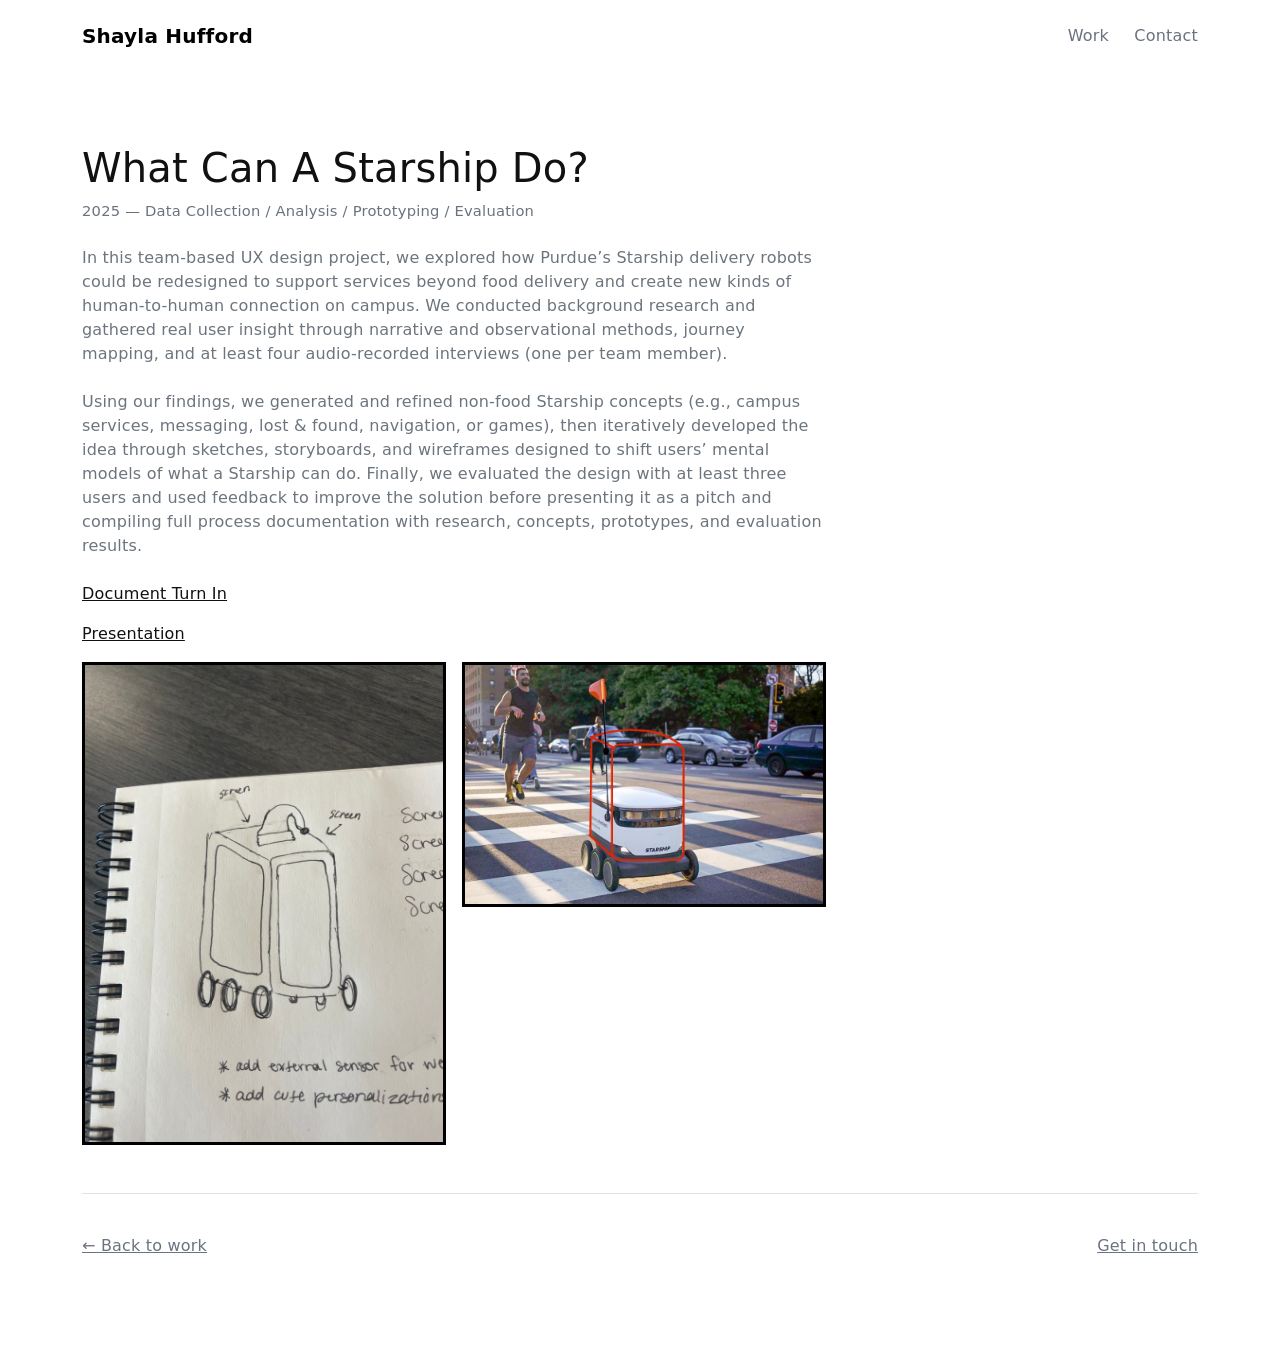
<file: project-ux-1.html>
<!doctype html>
<html lang="en">
<head>
  <meta charset="utf-8" />
  <meta name="viewport" content="width=device-width, initial-scale=1" />
  <title>Project 1 | Shayla Hufford</title>

  <link href="https://cdn.jsdelivr.net/npm/bootstrap@5.3.3/dist/css/bootstrap.min.css" rel="stylesheet">
  <link rel="stylesheet" href="custom.css">
</head>

<body>
  <nav class="navbar navbar-expand-lg nav-min sticky-top">
    <div class="container py-2">
      <a class="navbar-brand fw-semibold" href="index.html">Shayla Hufford</a>
      <div class="ms-auto">
        <a class="nav-link-min" href="index.html">Work</a>
        <a class="nav-link-min" href="contact.html">Contact</a>
      </div>
    </div>
  </nav>

  <main class="section">
    <div class="container">
        <div class="col-lg-8">
          <h1 class="h1-min display-6 mb-2">What Can A Starship Do?</h1>
          <div class="meta mb-4">2025 — Data Collection / Analysis / Prototyping / Evaluation</div>

          <p class="text-secondary mb-4">
            In this team-based UX design project, we explored how Purdue’s Starship delivery robots could be redesigned to support services beyond food delivery and create new kinds of human-to-human connection on campus. We conducted background research and gathered real user insight through narrative and observational methods, journey mapping, and at least four audio-recorded interviews (one per team member). 
            <br><br>
            Using our findings, we generated and refined non-food Starship concepts (e.g., campus services, messaging, lost & found, navigation, or games), then iteratively developed the idea through sketches, storyboards, and wireframes designed to shift users’ mental models of what a Starship can do. Finally, we evaluated the design with at least three users and used feedback to improve the solution before presenting it as a pitch and compiling full process documentation with research, concepts, prototypes, and evaluation results.
          </p>

          <div class="gallery row g-3">
            <a href="assets/projonedoc.pdf" target="_blank" rel="noopener">
              Document Turn In
            </a>
            <a href="assets/presentation.pdf" target="_blank" rel="noopener">
              Presentation
            </a>
            <div class="col-md-6">
              <img src="assets/drawing.jpg" class="img-fluid" alt="Project image 2">
            </div>
            <div class="col-md-6">
              <img src="assets/starship.jpg" class="img-fluid" alt="Project image 3">
            </div>
          </div>
        </div>

      <div class="footer-min mt-5">
        <div class="d-flex flex-wrap justify-content-between gap-2">
          <a href="index.html">← Back to work</a>
          <a href="contact.html">Get in touch</a>
        </div>
      </div>
    </div>
  </main>

  <script src="https://cdn.jsdelivr.net/npm/bootstrap@5.3.3/dist/js/bootstrap.bundle.min.js"></script>
</body>
</html>
</file>
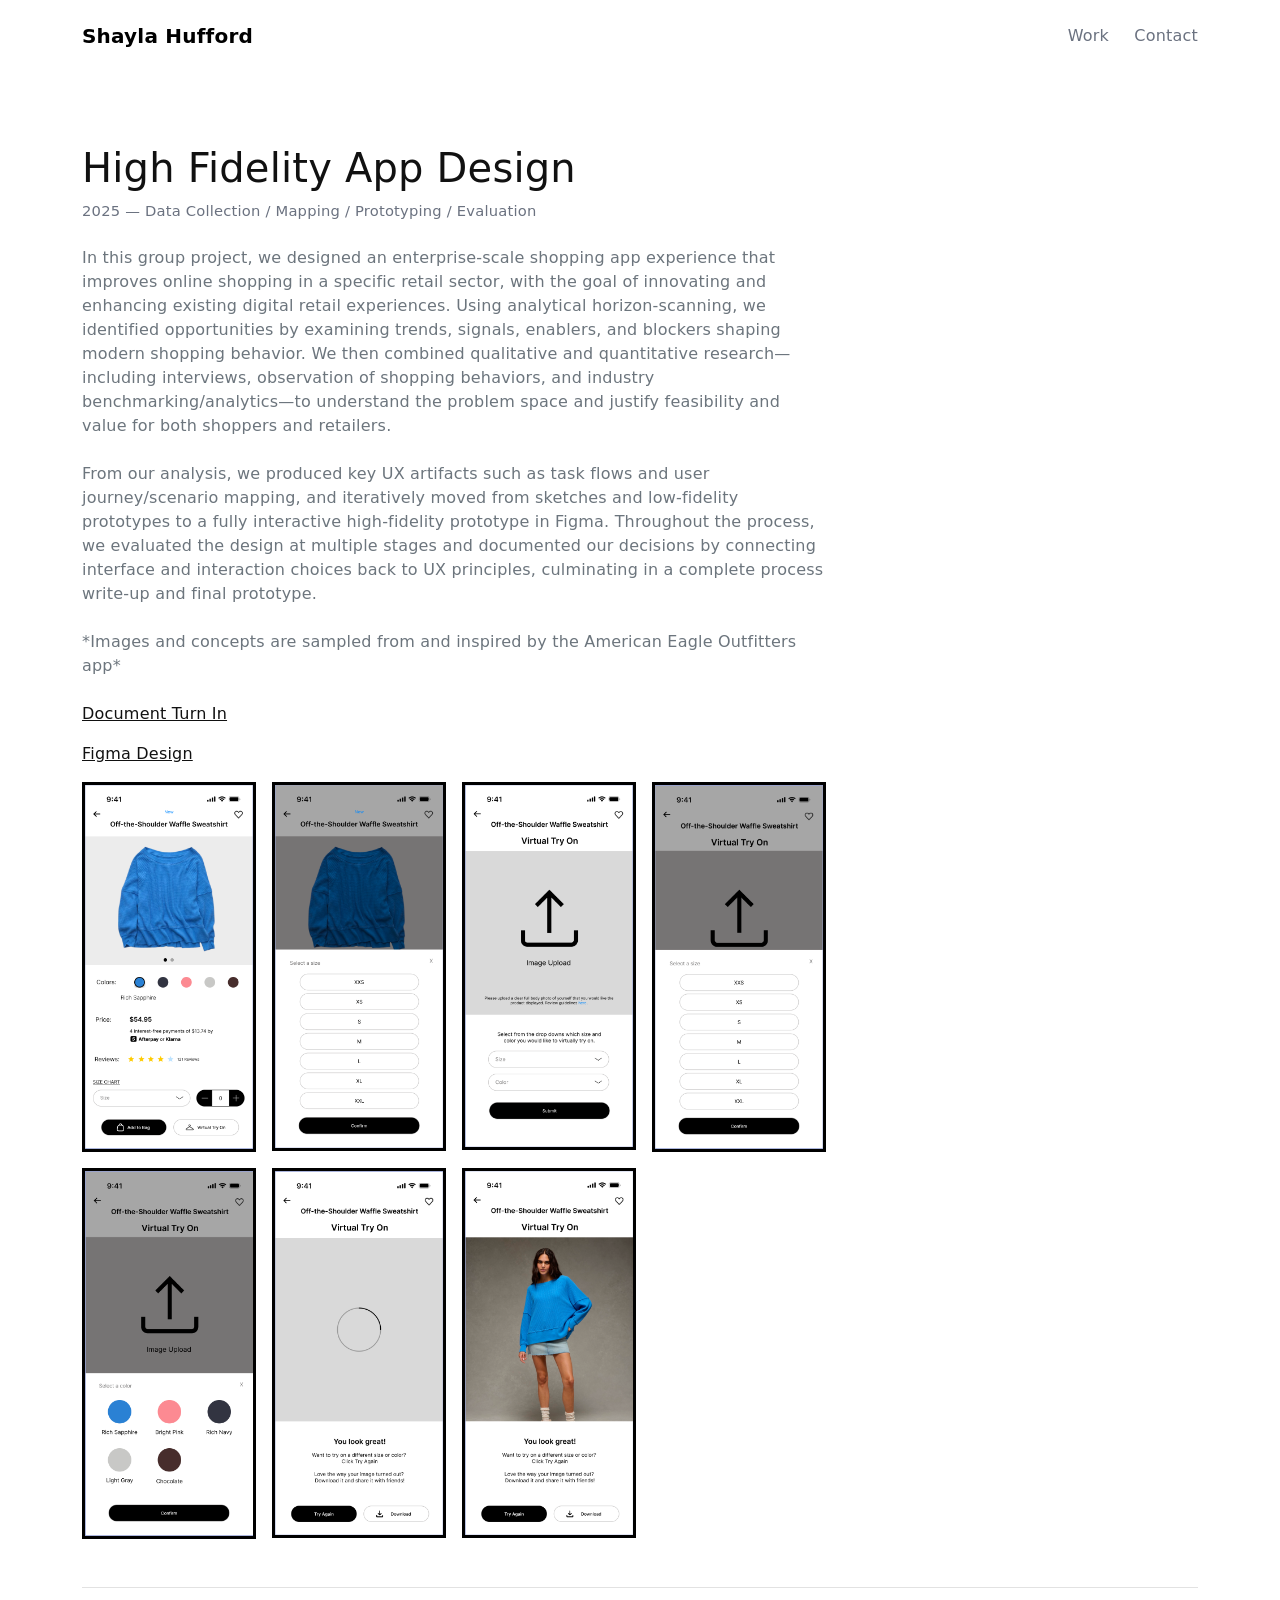
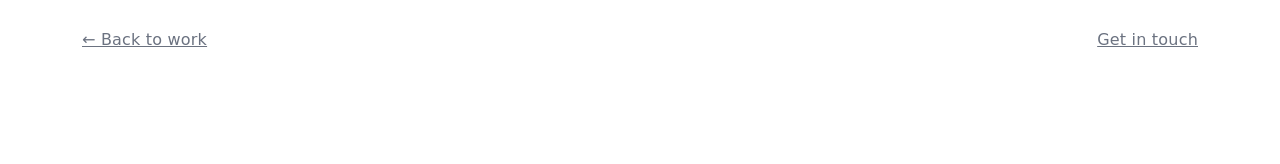
<file: project-ux-2.html>
<!doctype html>
<html lang="en">
<head>
  <meta charset="utf-8" />
  <meta name="viewport" content="width=device-width, initial-scale=1" />
  <title>Project 2 | Shayla Hufford</title>

  <link href="https://cdn.jsdelivr.net/npm/bootstrap@5.3.3/dist/css/bootstrap.min.css" rel="stylesheet">
  <link rel="stylesheet" href="custom.css">
</head>

<body>
  <nav class="navbar navbar-expand-lg nav-min sticky-top">
    <div class="container py-2">
      <a class="navbar-brand fw-semibold" href="index.html">Shayla Hufford</a>
      <div class="ms-auto">
        <a class="nav-link-min" href="index.html">Work</a>
        <a class="nav-link-min" href="contact.html">Contact</a>
      </div>
    </div>
  </nav>

  <main class="section">
    <div class="container">
        <div class="col-lg-8">
          <h1 class="h1-min display-6 mb-2">High Fidelity App Design</h1>
          <div class="meta mb-4">2025 — Data Collection / Mapping / Prototyping / Evaluation</div>

          <p class="text-secondary mb-4">
            In this group project, we designed an enterprise-scale shopping app experience that improves online shopping in a specific retail sector, with the goal of innovating and enhancing existing digital retail experiences. Using analytical horizon-scanning, we identified opportunities by examining trends, signals, enablers, and blockers shaping modern shopping behavior. We then combined qualitative and quantitative research—including interviews, observation of shopping behaviors, and industry benchmarking/analytics—to understand the problem space and justify feasibility and value for both shoppers and retailers. 
            <br><br>
            From our analysis, we produced key UX artifacts such as task flows and user journey/scenario mapping, and iteratively moved from sketches and low-fidelity prototypes to a fully interactive high-fidelity prototype in Figma. Throughout the process, we evaluated the design at multiple stages and documented our decisions by connecting interface and interaction choices back to UX principles, culminating in a complete process write-up and final prototype.
          </p>
          <p class="text-secondary mb-4">
            *Images and concepts are sampled from and inspired by the American Eagle Outfitters app*
          </p>

          <div class="gallery row g-3">
            <a href="assets/project2doc.pdf" target="_blank" rel="noopener">
              Document Turn In
            </a>
            <a href="https://www.figma.com/design/4y2igbTD4nrTAJJ6PNZZM1/CGT-17208-Project-3?node-id=0-1&p=f">Figma Design</a>
            <div class="col-md-3">
              <img src="assets/p2-1.jpg" class="img-fluid" alt="Project image 1">
            </div>
            <div class="col-md-3">
              <img src="assets/p2-2.jpg" class="img-fluid" alt="Project image 2">
            </div>
            <div class="col-md-3">
              <img src="assets/p2-3.jpg" class="img-fluid" alt="Project image 3">
            </div>
            <div class="col-md-3">
              <img src="assets/p2-4.jpg" class="img-fluid" alt="Project image 4">
            </div>
            <div class="col-md-3">
              <img src="assets/p2-5.jpg" class="img-fluid" alt="Project image 5">
            </div>
            <div class="col-md-3">
              <img src="assets/p2-6.jpg" class="img-fluid" alt="Project image 6">
            </div>
            <div class="col-md-3">
              <img src="assets/p2-7.jpg" class="img-fluid" alt="Project image 6">
            </div>
          </div>
        </div>

      <div class="footer-min mt-5">
        <div class="d-flex flex-wrap justify-content-between gap-2">
          <a href="index.html">← Back to work</a>
          <a href="contact.html">Get in touch</a>
        </div>
      </div>
    </div>
  </main>

  <script src="https://cdn.jsdelivr.net/npm/bootstrap@5.3.3/dist/js/bootstrap.bundle.min.js"></script>
</body>
</html>
</file>
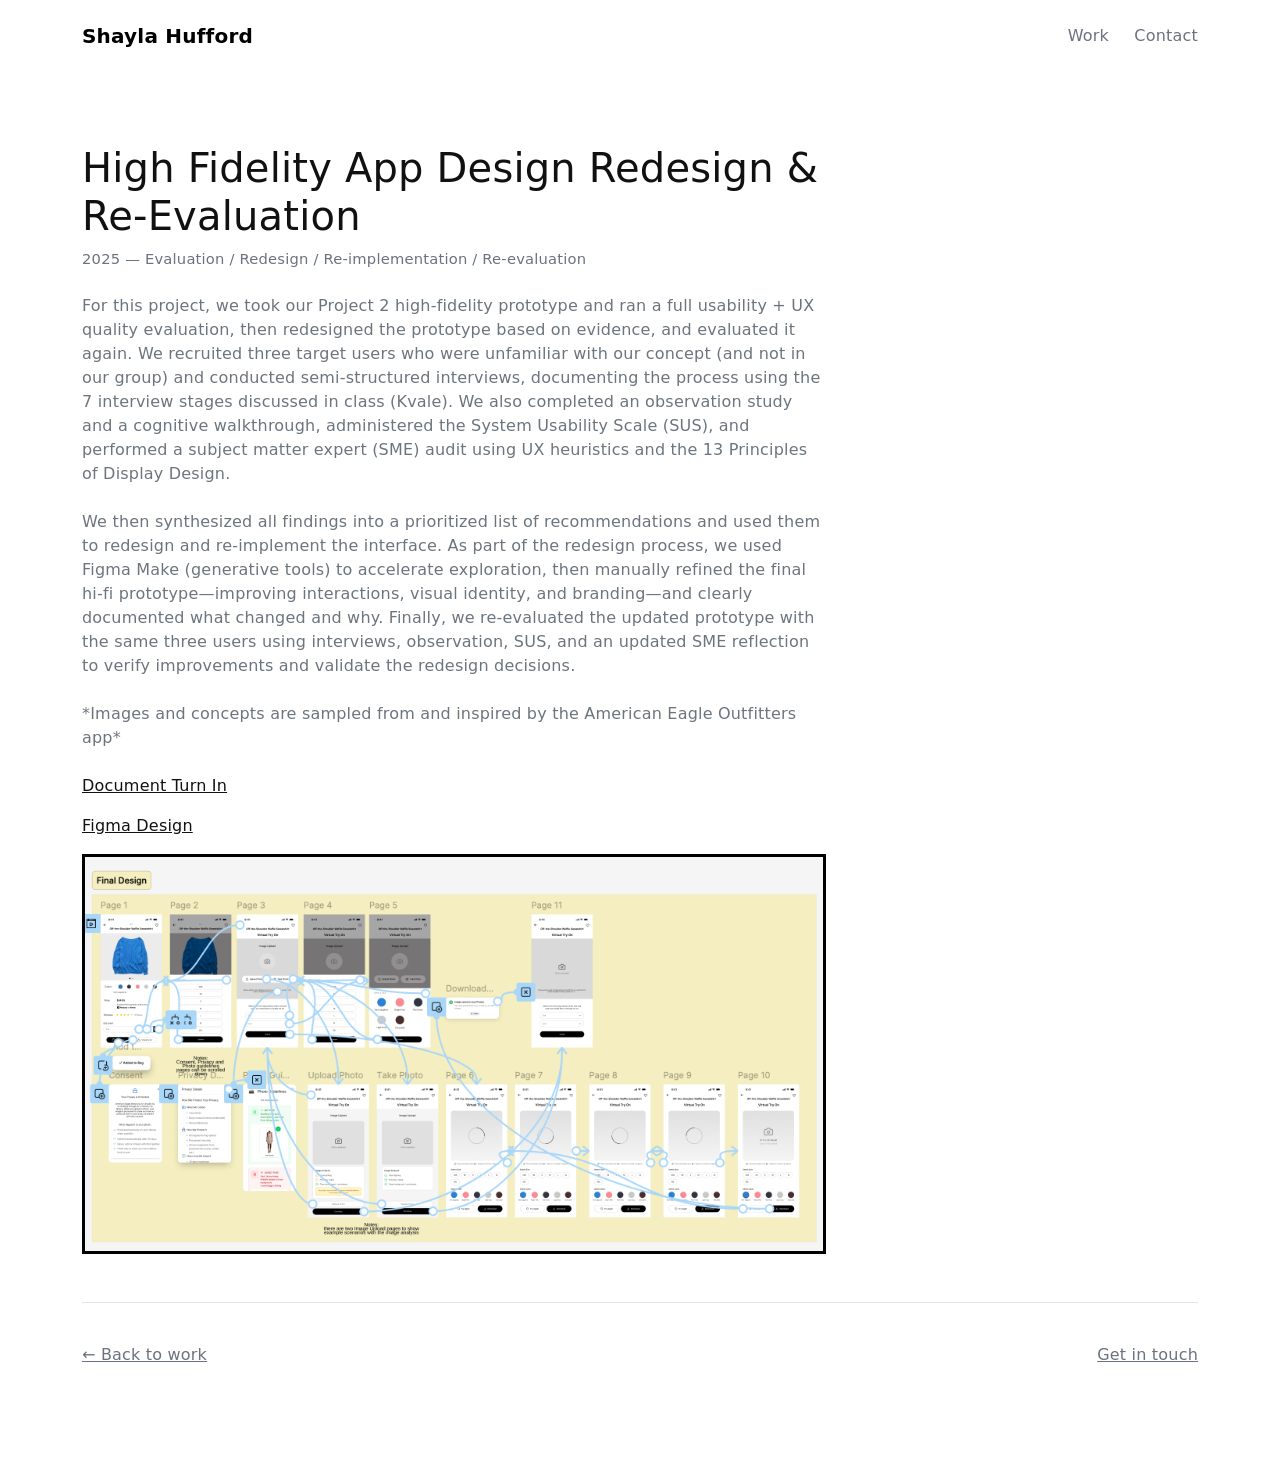
<file: project-ux-3.html>
<!doctype html>
<html lang="en">
<head>
  <meta charset="utf-8" />
  <meta name="viewport" content="width=device-width, initial-scale=1" />
  <title>Project 3 | Shayla Hufford</title>

  <link href="https://cdn.jsdelivr.net/npm/bootstrap@5.3.3/dist/css/bootstrap.min.css" rel="stylesheet">
  <link rel="stylesheet" href="custom.css">
</head>

<body>
  <nav class="navbar navbar-expand-lg nav-min sticky-top">
    <div class="container py-2">
      <a class="navbar-brand fw-semibold" href="index.html">Shayla Hufford</a>
      <div class="ms-auto">
        <a class="nav-link-min" href="index.html">Work</a>
        <a class="nav-link-min" href="contact.html">Contact</a>
      </div>
    </div>
  </nav>

  <main class="section">
    <div class="container">
        <div class="col-lg-8">
          <h1 class="h1-min display-6 mb-2">High Fidelity App Design Redesign & Re-Evaluation</h1>
          <div class="meta mb-4">2025 — Evaluation / Redesign / Re-implementation / Re-evaluation</div>

          <p class="text-secondary mb-4">
            For this project, we took our Project 2 high-fidelity prototype and ran a full usability + UX quality evaluation, then redesigned the prototype based on evidence, and evaluated it again. We recruited three target users who were unfamiliar with our concept (and not in our group) and conducted semi-structured interviews, documenting the process using the 7 interview stages discussed in class (Kvale). We also completed an observation study and a cognitive walkthrough, administered the System Usability Scale (SUS), and performed a subject matter expert (SME) audit using UX heuristics and the 13 Principles of Display Design. 
            <br><br>
            We then synthesized all findings into a prioritized list of recommendations and used them to redesign and re-implement the interface. As part of the redesign process, we used Figma Make (generative tools) to accelerate exploration, then manually refined the final hi-fi prototype—improving interactions, visual identity, and branding—and clearly documented what changed and why. Finally, we re-evaluated the updated prototype with the same three users using interviews, observation, SUS, and an updated SME reflection to verify improvements and validate the redesign decisions.
          </p>
          <p class="text-secondary mb-4">
            *Images and concepts are sampled from and inspired by the American Eagle Outfitters app*
          </p>

          <div class="gallery row g-3">
            <a href="assets/projthreedoc.pdf" target="_blank" rel="noopener">Document Turn In</a>
            <a href="https://www.figma.com/design/4y2igbTD4nrTAJJ6PNZZM1/CGT-17208-Project-3?node-id=0-1&p=f">Figma Design</a>
            <div class="col-lg-12">
              <img src="assets/finalprojss.jpg" class="img-fluid" alt="Project image 1">
            </div>
          </div>
        </div>

      <div class="footer-min mt-5">
        <div class="d-flex flex-wrap justify-content-between gap-2">
          <a href="index.html">← Back to work</a>
          <a href="contact.html">Get in touch</a>
        </div>
      </div>
    </div>
  </main>

  <script src="https://cdn.jsdelivr.net/npm/bootstrap@5.3.3/dist/js/bootstrap.bundle.min.js"></script>
</body>
</html>
</file>
<file: custom.css>
:root{
  --bg:#fff;
  --text:#111;
  --muted:#6b7280;
  --border: rgba(17,17,17,.12);
}

body{
  background:var(--bg);
  color:var(--text);
  letter-spacing:.2px;
}

a{ color:inherit; }
a:hover{ color:inherit; }

.nav-min{
  background: rgba(255,255,255,.92);
  backdrop-filter: blur(10px);
}

.nav-link-min{
  text-decoration:none;
  color: var(--muted);
  margin-left: 1.25rem;
  padding: .25rem 0;
  border-bottom: 1px solid transparent;
}
.nav-link-min:hover{ color:var(--text); border-bottom-color: var(--text); }
.nav-link-min[aria-current="page"]{ color:var(--text); border-bottom-color: var(--text); }

.eyebrow{
  text-transform: uppercase;
  letter-spacing: .12em;
  font-size: .8rem;
  color: var(--muted);
}

.section{
  padding: 4.5rem 0;
}

.card-min{
  border: 1px solid var(--border);
  border-radius: 1rem;
  overflow: hidden;
  transition: transform .15s ease, box-shadow .15s ease, border-color .15s ease;
}
.card-min:hover{
  transform: translateY(-3px);
  border-color: rgba(17,17,17,.25);
  box-shadow: 0 1.25rem 2.25rem rgba(0,0,0,.07);
}
.card-min img{
  width:100%;
  aspect-ratio: 4/3;
  object-fit: cover;
}

.meta{
  color: var(--muted);
  font-size: .92rem;
}

.pills a{
  display:inline-block;
  text-decoration:none;
  color: var(--muted);
  margin: .35rem 1rem .35rem 0;
  border-bottom: 1px solid transparent;
  padding: .1rem 0;
}
.pills a:hover{
  color: var(--text);
  border-bottom-color: var(--text);
}

.footer-min{
  border-top: 1px solid var(--border);
  padding: 2.5rem 0;
  color: var(--muted);
}

.btn-outline-dark-mine {
  --bs-btn-color: #fff;
  --bs-btn-bg: #000;
  --bs-btn-border-color: #000;

  --bs-btn-hover-color: #fff;
  --bs-btn-hover-bg: #000;
  --bs-btn-hover-border-color: #000;

  --bs-btn-active-color: #fff;
  --bs-btn-active-bg: #000;
  --bs-btn-active-border-color: #000;

  --bs-btn-disabled-color: #fff;
  --bs-btn-disabled-bg: #000;
  --bs-btn-disabled-border-color: #000;

  --bs-gradient: none;
}

.img-fluid {
  max-width: 100%;
  height: auto;
  border: solid black;
}
</file>
